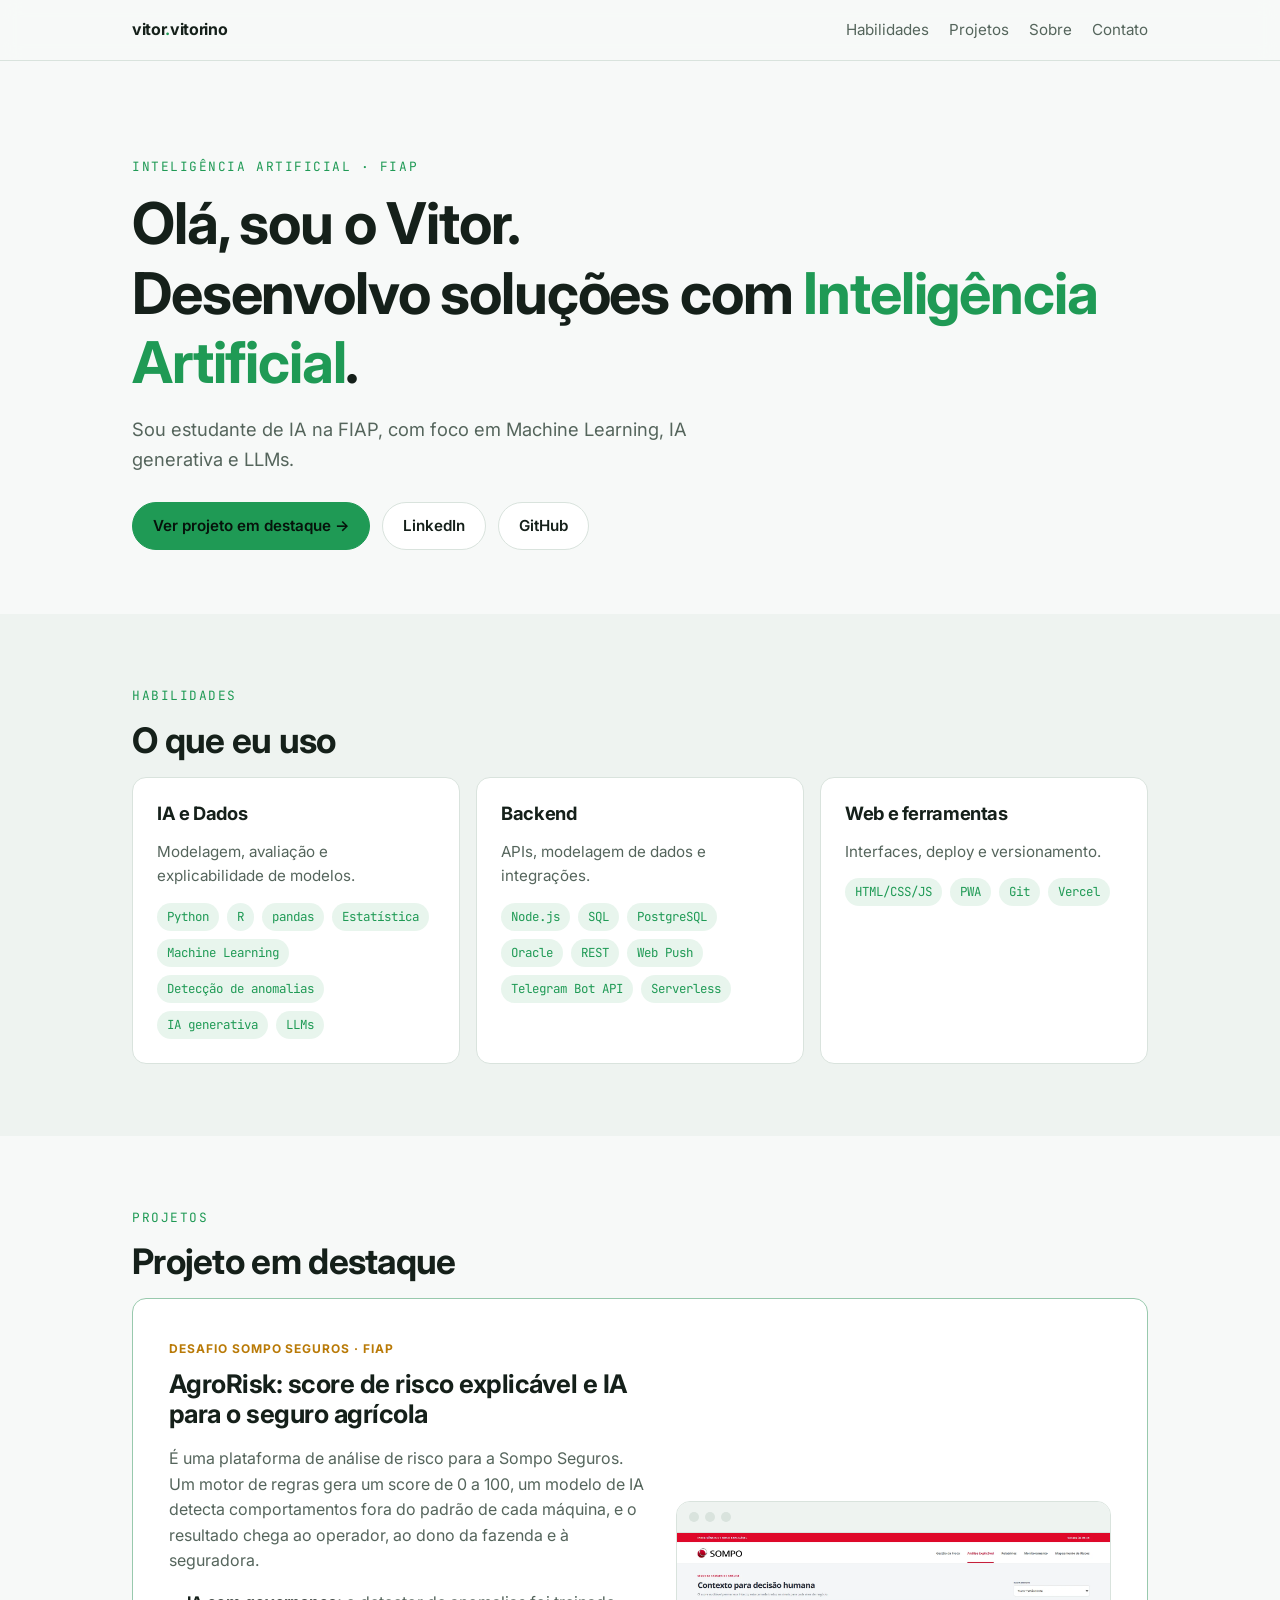
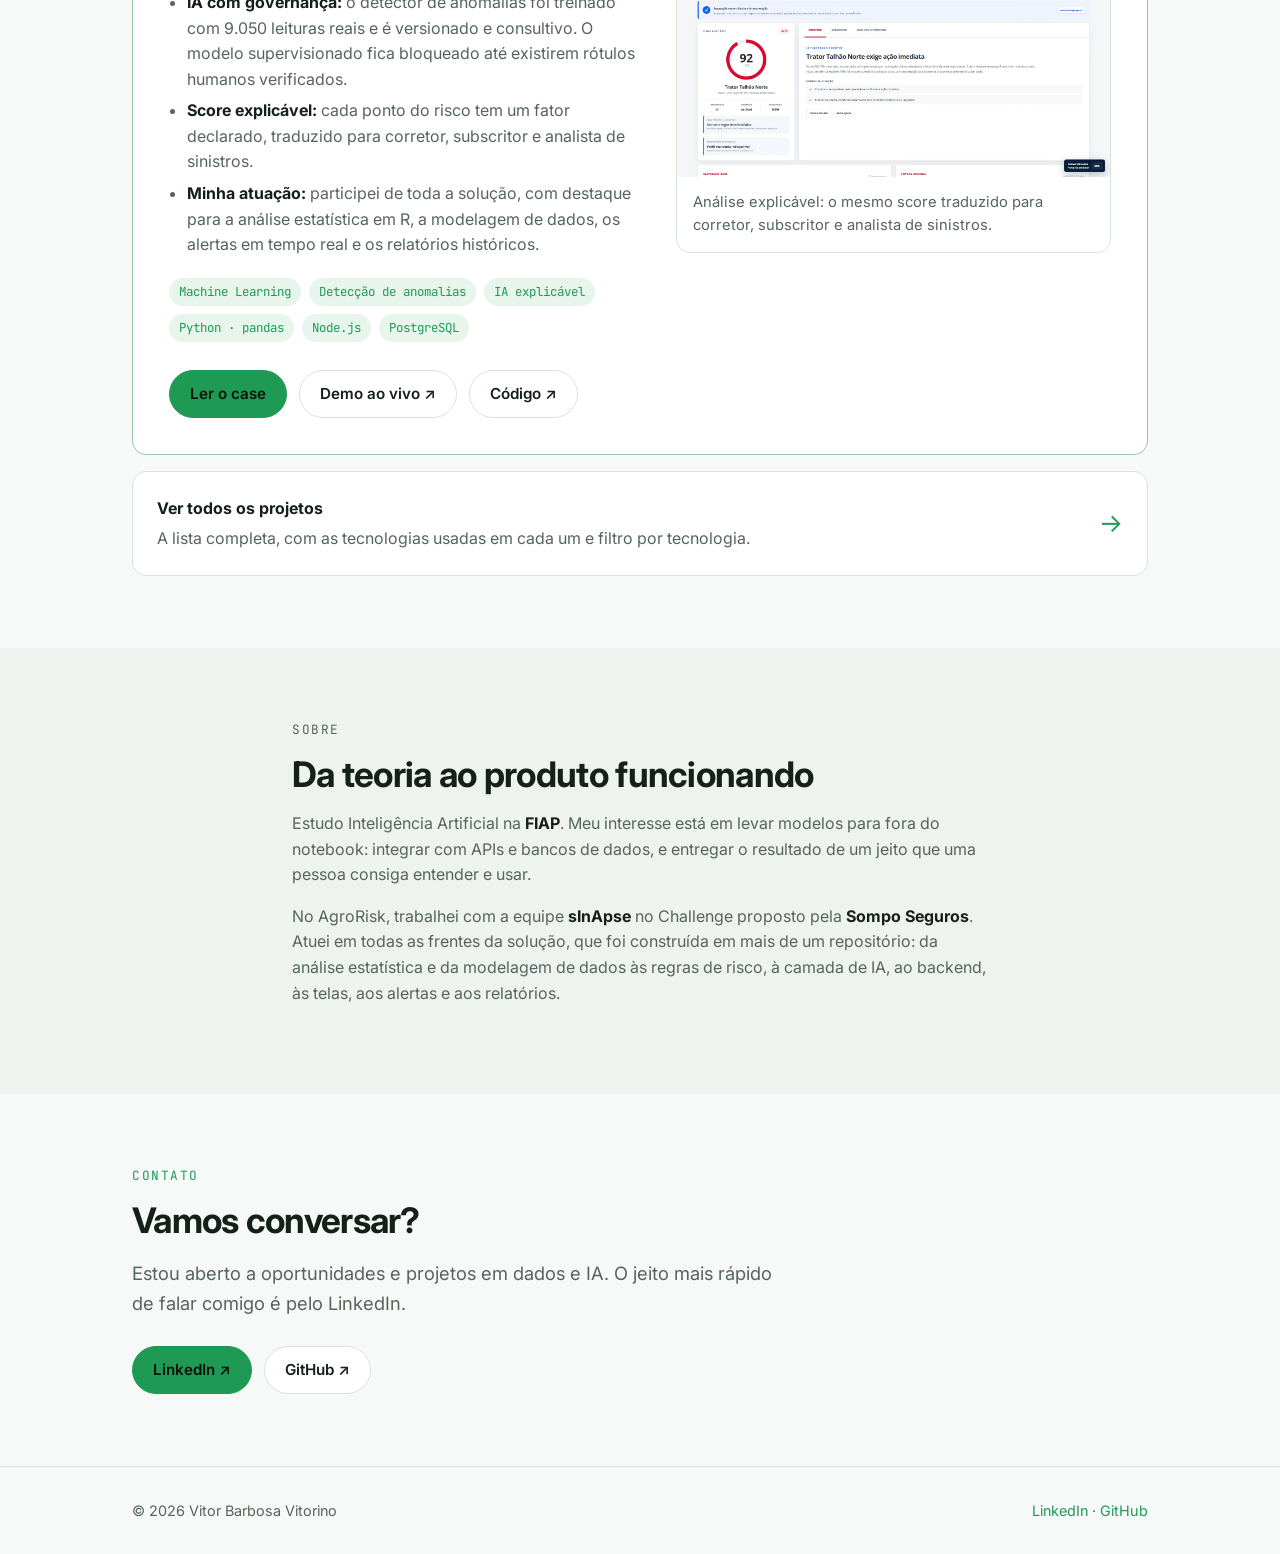
<file: index.html>
<!doctype html>
<html lang="pt-BR">
<head>
  <meta charset="utf-8">
  <meta name="viewport" content="width=device-width, initial-scale=1">
  <title>Vitor Vitorino | IA e Dados</title>
  <meta name="description" content="Portfólio de Vitor Barbosa Vitorino, estudante de Inteligência Artificial na FIAP, com foco em Machine Learning, IA generativa e LLMs.">
  <meta property="og:title" content="Vitor Vitorino | IA e Dados">
  <meta property="og:description" content="Projetos de Machine Learning, IA generativa e dados. Destaque: AgroRisk, monitoramento de risco operacional para a Sompo Seguros.">
  <meta property="og:type" content="website">
  <meta property="og:image" content="https://vitoriinoo.github.io/assets/img/og-agrorisk.jpg">
  <link rel="icon" href="data:image/svg+xml,%3Csvg xmlns='http://www.w3.org/2000/svg' viewBox='0 0 32 32'%3E%3Crect width='32' height='32' rx='8' fill='%235fd38d'/%3E%3Ctext x='16' y='22' font-family='Arial' font-weight='700' font-size='17' text-anchor='middle' fill='%2306130b'%3EVV%3C/text%3E%3C/svg%3E">
  <link rel="preconnect" href="https://fonts.googleapis.com">
  <link rel="preconnect" href="https://fonts.gstatic.com" crossorigin>
  <link href="https://fonts.googleapis.com/css2?family=Inter:wght@400;500;600;700&family=JetBrains+Mono:wght@400;600&display=swap" rel="stylesheet">
  <link rel="stylesheet" href="assets/style.css">
</head>
<body>
  <nav class="nav">
    <div class="container">
      <a class="brand" href="#">vitor<span>.</span>vitorino</a>
      <ul>
        <li><a href="#habilidades">Habilidades</a></li>
        <li><a href="projetos/">Projetos</a></li>
        <li class="hide-sm"><a href="#sobre">Sobre</a></li>
        <li><a href="#contato">Contato</a></li>
      </ul>
    </div>
  </nav>

  <main>
    <header class="hero">
      <div class="container">
        <p class="eyebrow">Inteligência Artificial · FIAP</p>
        <h1>Olá, sou o Vitor.<br>Desenvolvo soluções com <span class="hl">Inteligência Artificial</span>.</h1>
        <p class="lead">Sou estudante de IA na FIAP, com foco em Machine Learning, IA generativa e LLMs.</p>
        <div class="actions">
          <a class="btn primary" href="projetos/agrorisk.html">Ver projeto em destaque →</a>
          <a class="btn" href="https://www.linkedin.com/in/vitor-vitorino" target="_blank" rel="noopener">LinkedIn</a>
          <a class="btn" href="https://github.com/Vitoriinoo" target="_blank" rel="noopener">GitHub</a>
        </div>
      </div>
    </header>

    <section id="habilidades" style="background:var(--bg-soft)">
      <div class="container">
        <p class="eyebrow">Habilidades</p>
        <h2>O que eu uso</h2>
        <div class="grid cols-3">
          <div class="card skill-card">
            <h3>IA e Dados</h3>
            <p>Modelagem, avaliação e explicabilidade de modelos.</p>
            <ul class="tags"><li>Python</li><li>R</li><li>pandas</li><li>Estatística</li><li>Machine Learning</li><li>Detecção de anomalias</li><li>IA generativa</li><li>LLMs</li></ul>
          </div>
          <div class="card skill-card">
            <h3>Backend</h3>
            <p>APIs, modelagem de dados e integrações.</p>
            <ul class="tags"><li>Node.js</li><li>SQL</li><li>PostgreSQL</li><li>Oracle</li><li>REST</li><li>Web Push</li><li>Telegram Bot API</li><li>Serverless</li></ul>
          </div>
          <div class="card skill-card">
            <h3>Web e ferramentas</h3>
            <p>Interfaces, deploy e versionamento.</p>
            <ul class="tags"><li>HTML/CSS/JS</li><li>PWA</li><li>Git</li><li>Vercel</li></ul>
          </div>
        </div>
      </div>
    </section>

    <section id="projetos">
      <div class="container">
        <p class="eyebrow">Projetos</p>
        <h2>Projeto em destaque</h2>

        <article class="card featured">
          <div>
            <span class="badge">Desafio Sompo Seguros · FIAP</span>
            <h3 style="font-size:1.6rem">AgroRisk: score de risco explicável e IA para o seguro agrícola</h3>
            <p class="muted">É uma plataforma de análise de risco para a Sompo Seguros. Um motor de regras gera um score de 0 a 100, um modelo de IA detecta comportamentos fora do padrão de cada máquina, e o resultado chega ao operador, ao dono da fazenda e à seguradora.</p>
            <ul class="points">
              <li><strong>IA com governança:</strong> o detector de anomalias foi treinado com 9.050 leituras reais e é versionado e consultivo. O modelo supervisionado fica bloqueado até existirem rótulos humanos verificados.</li>
              <li><strong>Score explicável:</strong> cada ponto do risco tem um fator declarado, traduzido para corretor, subscritor e analista de sinistros.</li>
              <li><strong>Minha atuação:</strong> participei de toda a solução, com destaque para a análise estatística em R, a modelagem de dados, os alertas em tempo real e os relatórios históricos.</li>
            </ul>
            <ul class="tags">
              <li>Machine Learning</li><li>Detecção de anomalias</li><li>IA explicável</li><li>Python · pandas</li><li>Node.js</li><li>PostgreSQL</li>
            </ul>
            <div class="actions">
              <a class="btn primary" href="projetos/agrorisk.html">Ler o case</a>
              <a class="btn" href="https://agrorisk-sompo.vercel.app" target="_blank" rel="noopener">Demo ao vivo ↗</a>
              <a class="btn" href="https://github.com/Vitoriinoo/AgroRisk" target="_blank" rel="noopener">Código ↗</a>
            </div>
          </div>

          <figure class="shot">
            <div class="chrome" aria-hidden="true"><i></i><i></i><i></i></div>
            <a href="projetos/agrorisk.html"><img src="assets/img/agrorisk/analise.webp" width="1600" height="900" alt="Tela de análise explicável do AgroRisk: score 92 de 100, risco alto, com leitura para corretor, subscritor e analista de sinistros"></a>
            <figcaption>Análise explicável: o mesmo score traduzido para corretor, subscritor e analista de sinistros.</figcaption>
          </figure>
        </article>

        <a class="card all-projects" href="projetos/">
          <span>
            <strong>Ver todos os projetos</strong>
            <span class="muted">A lista completa, com as tecnologias usadas em cada um e filtro por tecnologia.</span>
          </span>
          <span class="arrow" aria-hidden="true">→</span>
        </a>
      </div>
    </section>

    <section id="sobre" style="background:var(--bg-soft)">
      <div class="container prose">
        <p class="eyebrow">Sobre</p>
        <h2>Da teoria ao produto funcionando</h2>
        <p>Estudo Inteligência Artificial na <strong>FIAP</strong>. Meu interesse está em levar modelos para fora do notebook: integrar com APIs e bancos de dados, e entregar o resultado de um jeito que uma pessoa consiga entender e usar.</p>
        <p>No AgroRisk, trabalhei com a equipe <strong>sInApse</strong> no Challenge proposto pela <strong>Sompo Seguros</strong>. Atuei em todas as frentes da solução, que foi construída em mais de um repositório: da análise estatística e da modelagem de dados às regras de risco, à camada de IA, ao backend, às telas, aos alertas e aos relatórios.</p>
      </div>
    </section>

    <section id="contato">
      <div class="container">
        <p class="eyebrow">Contato</p>
        <h2>Vamos conversar?</h2>
        <p class="lead">Estou aberto a oportunidades e projetos em dados e IA. O jeito mais rápido de falar comigo é pelo LinkedIn.</p>
        <div class="actions">
          <a class="btn primary" href="https://www.linkedin.com/in/vitor-vitorino" target="_blank" rel="noopener">LinkedIn ↗</a>
          <a class="btn" href="https://github.com/Vitoriinoo" target="_blank" rel="noopener">GitHub ↗</a>
        </div>
      </div>
    </section>
  </main>

  <footer>
    <div class="container">
      <span>© 2026 Vitor Barbosa Vitorino</span>
      <span><a href="https://www.linkedin.com/in/vitor-vitorino" target="_blank" rel="noopener">LinkedIn</a> · <a href="https://github.com/Vitoriinoo" target="_blank" rel="noopener">GitHub</a></span>
    </div>
  </footer>
</body>
</html>
</file>
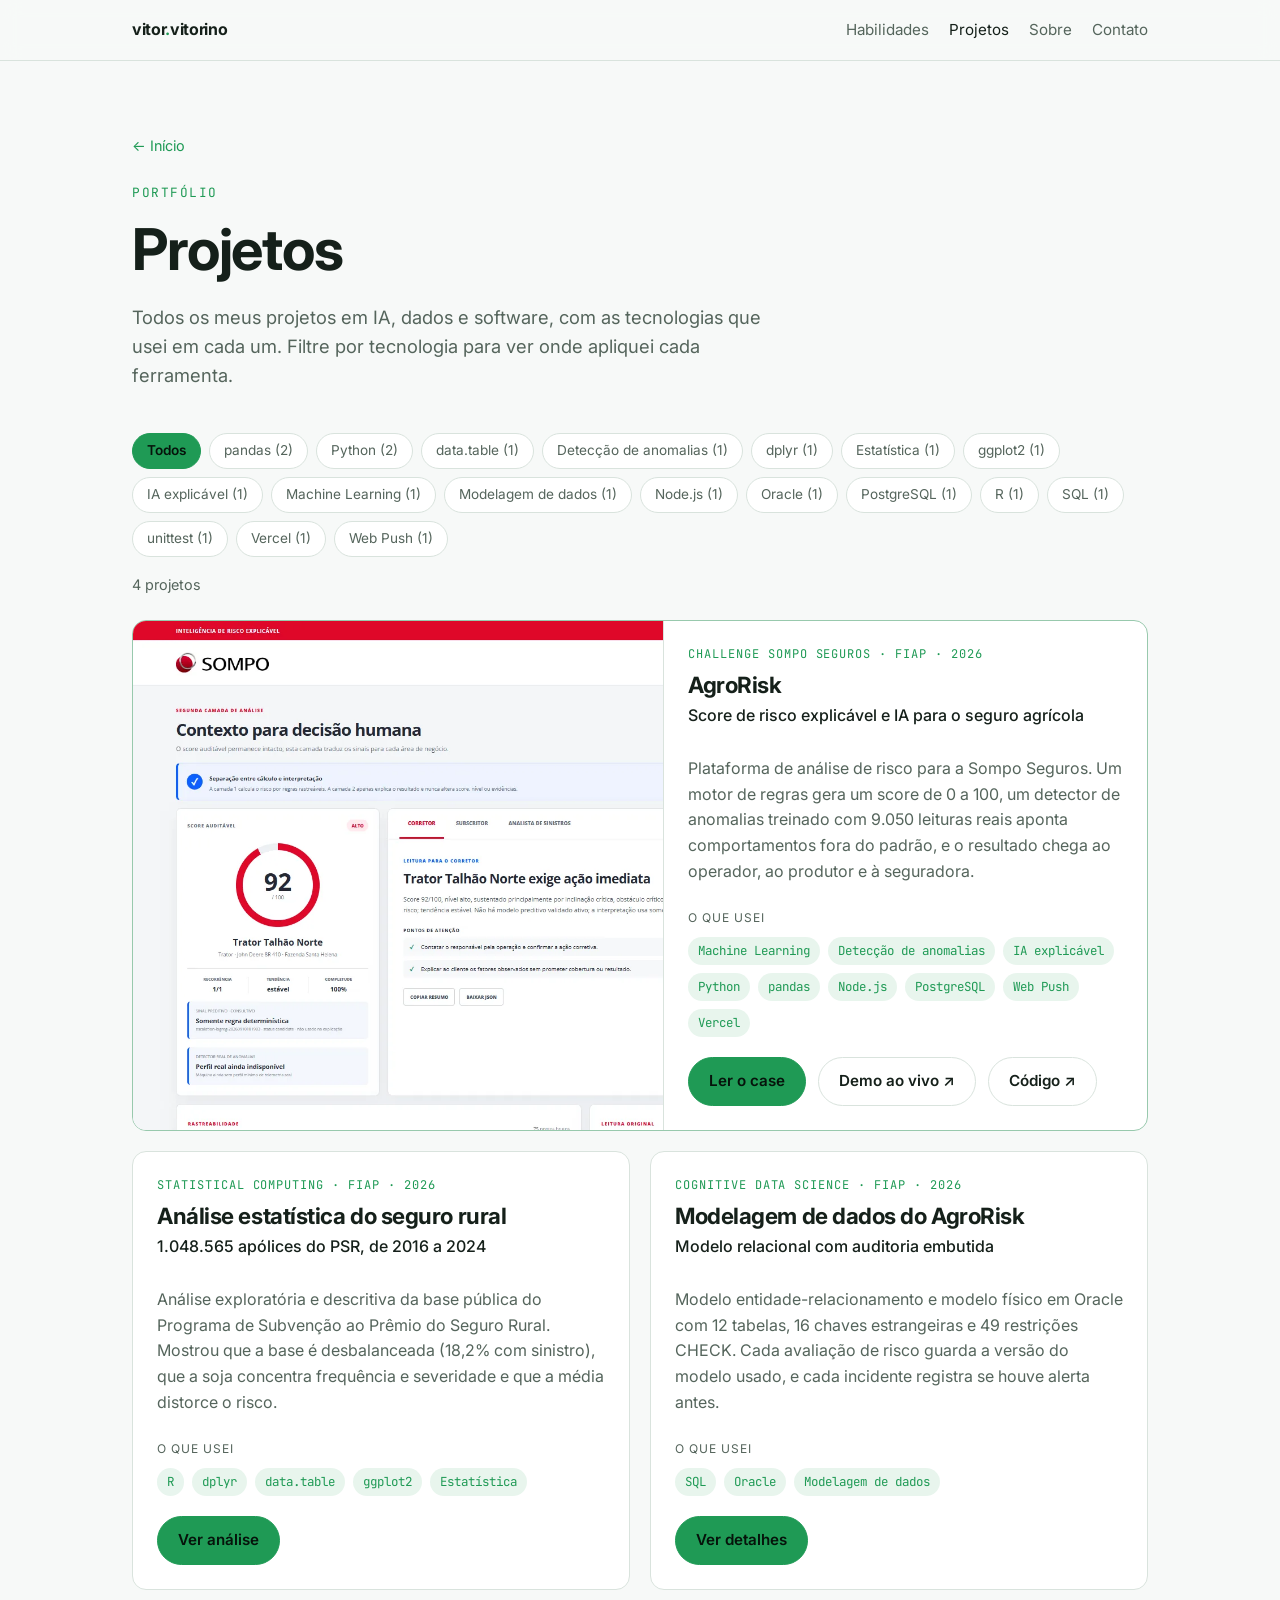
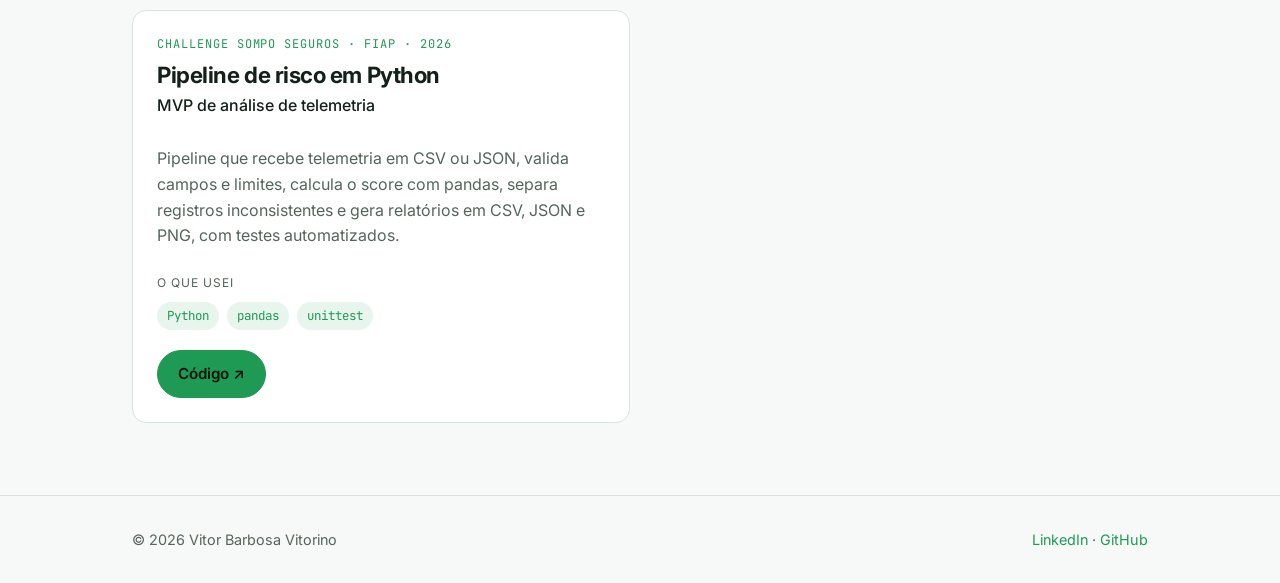
<file: projetos/index.html>
<!doctype html>
<html lang="pt-BR">
<head>
  <meta charset="utf-8">
  <meta name="viewport" content="width=device-width, initial-scale=1">
  <title>Projetos | Vitor Vitorino</title>
  <meta name="description" content="Todos os projetos de Vitor Barbosa Vitorino em IA, dados e software, com as tecnologias usadas em cada um.">
  <meta property="og:title" content="Projetos | Vitor Vitorino">
  <meta property="og:description" content="Projetos em IA, dados e software, com as tecnologias usadas em cada um.">
  <meta property="og:image" content="https://vitoriinoo.github.io/assets/img/og-agrorisk.jpg">
  <link rel="icon" href="data:image/svg+xml,%3Csvg xmlns='http://www.w3.org/2000/svg' viewBox='0 0 32 32'%3E%3Crect width='32' height='32' rx='8' fill='%235fd38d'/%3E%3Ctext x='16' y='22' font-family='Arial' font-weight='700' font-size='17' text-anchor='middle' fill='%2306130b'%3EVV%3C/text%3E%3C/svg%3E">
  <link rel="preconnect" href="https://fonts.googleapis.com">
  <link rel="preconnect" href="https://fonts.gstatic.com" crossorigin>
  <link href="https://fonts.googleapis.com/css2?family=Inter:wght@400;500;600;700&family=JetBrains+Mono:wght@400;600&display=swap" rel="stylesheet">
  <link rel="stylesheet" href="../assets/style.css">
</head>
<body>
  <nav class="nav">
    <div class="container">
      <a class="brand" href="../index.html">vitor<span>.</span>vitorino</a>
      <ul>
        <li><a href="../index.html#habilidades">Habilidades</a></li>
        <li><a href="./" aria-current="page" style="color:var(--text)">Projetos</a></li>
        <li class="hide-sm"><a href="../index.html#sobre">Sobre</a></li>
        <li><a href="../index.html#contato">Contato</a></li>
      </ul>
    </div>
  </nav>

  <main>
    <header class="case-hero" style="padding-bottom:24px">
      <div class="container">
        <a class="back" href="../index.html">← Início</a>
        <p class="eyebrow" style="margin-top:24px">Portfólio</p>
        <h1>Projetos</h1>
        <p class="lead">Todos os meus projetos em IA, dados e software, com as tecnologias que usei em cada um. Filtre por tecnologia para ver onde apliquei cada ferramenta.</p>
      </div>
    </header>

    <section style="padding-top:0">
      <div class="container">
        <div class="filters" id="filtros" role="group" aria-label="Filtrar projetos por tecnologia"></div>
        <p class="muted" id="contador" aria-live="polite" style="font-size:0.9rem;margin:16px 0 24px"></p>
        <div class="project-list" id="lista-projetos"></div>
        <noscript><p class="muted">Ative o JavaScript para ver a lista de projetos, ou acesse o <a href="agrorisk.html">case do AgroRisk</a>.</p></noscript>
      </div>
    </section>
  </main>

  <footer>
    <div class="container">
      <span>© 2026 Vitor Barbosa Vitorino</span>
      <span><a href="https://www.linkedin.com/in/vitor-vitorino" target="_blank" rel="noopener">LinkedIn</a> · <a href="https://github.com/Vitoriinoo" target="_blank" rel="noopener">GitHub</a></span>
    </div>
  </footer>
  <script src="../assets/projetos.js"></script>
</body>
</html>
</file>
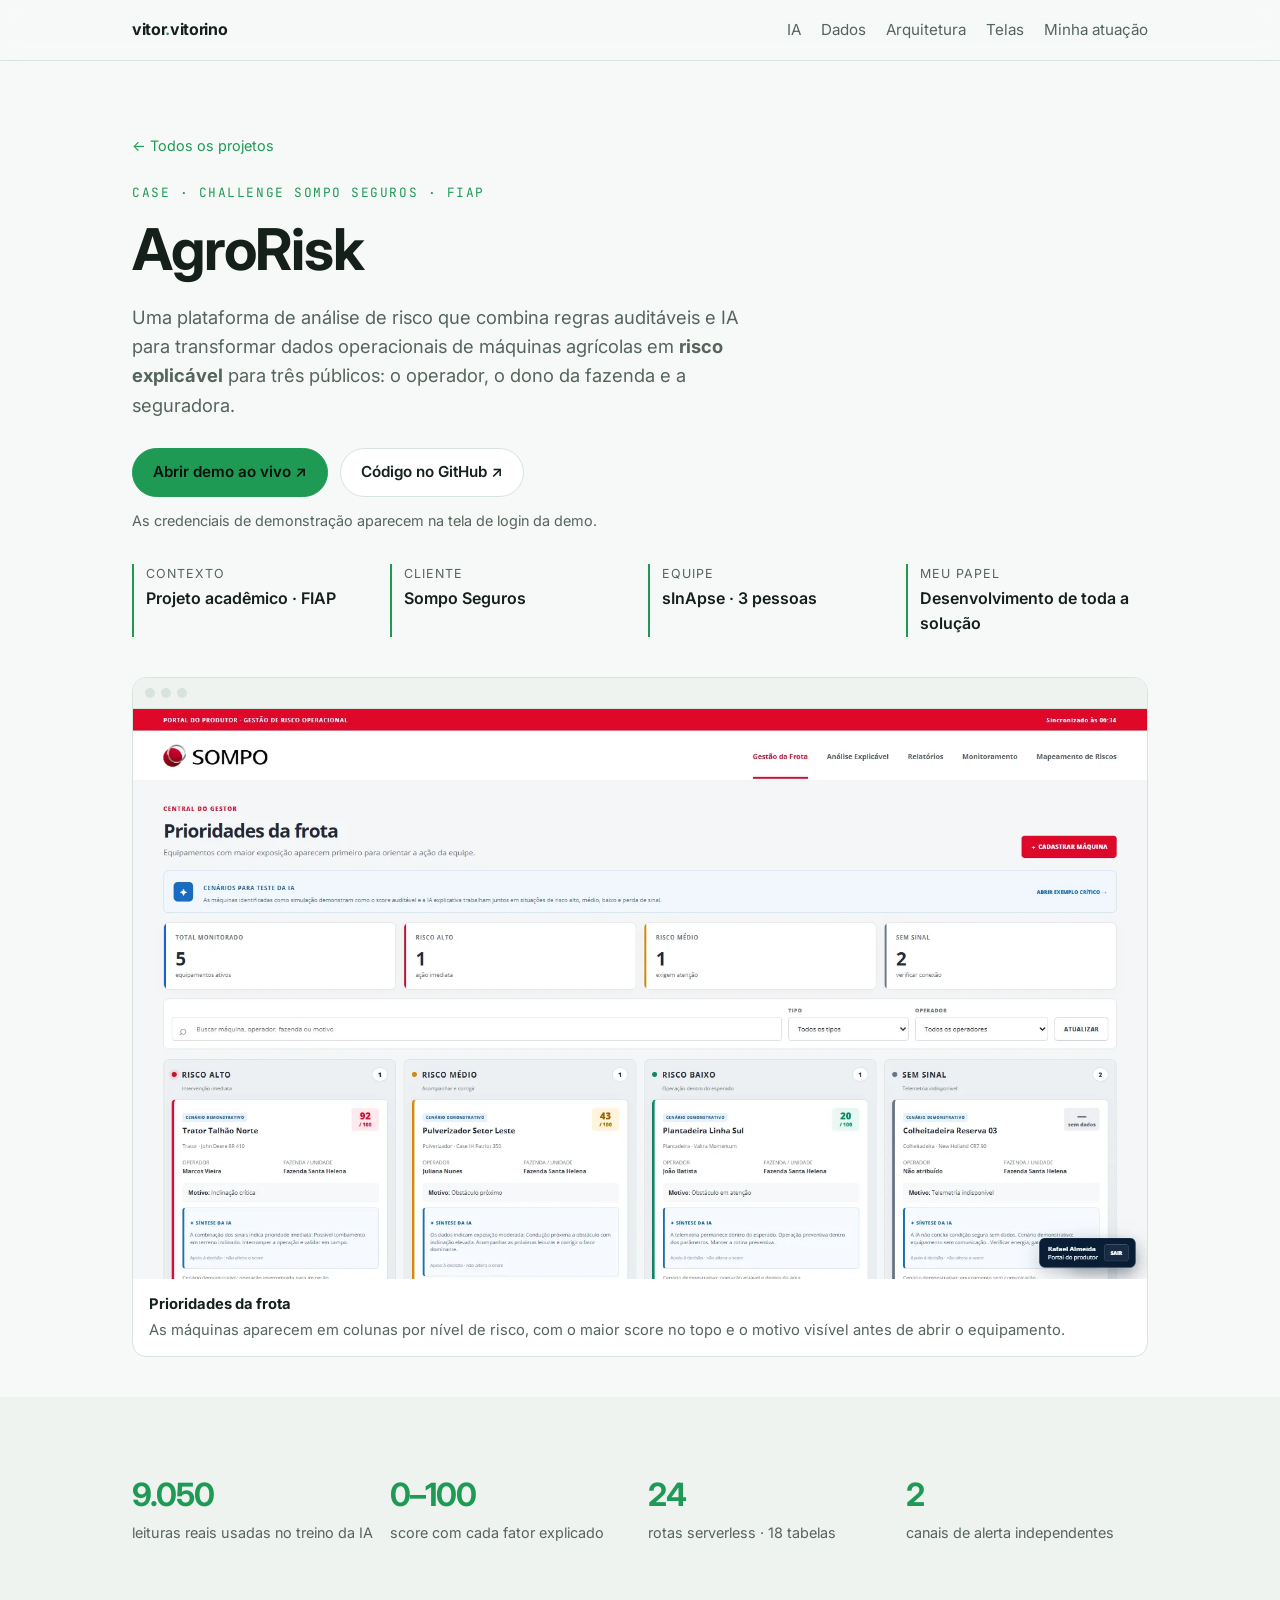
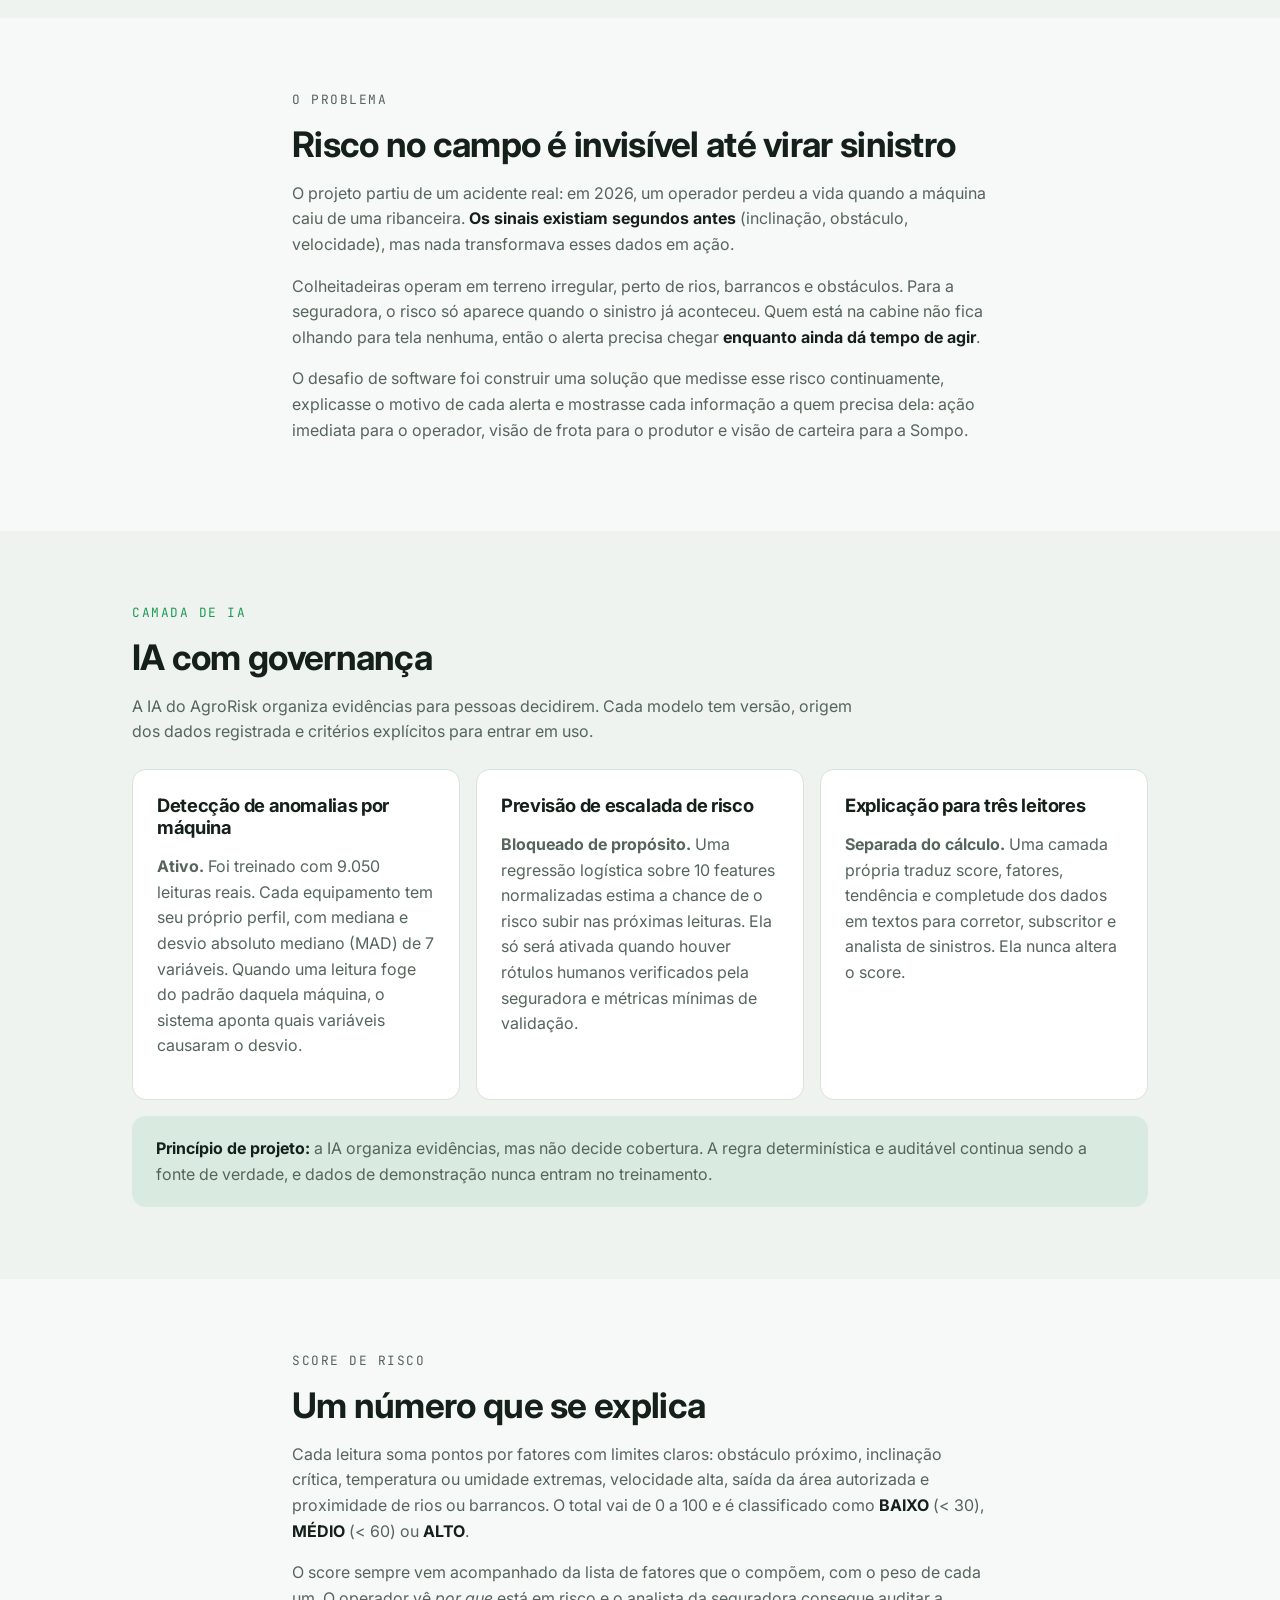
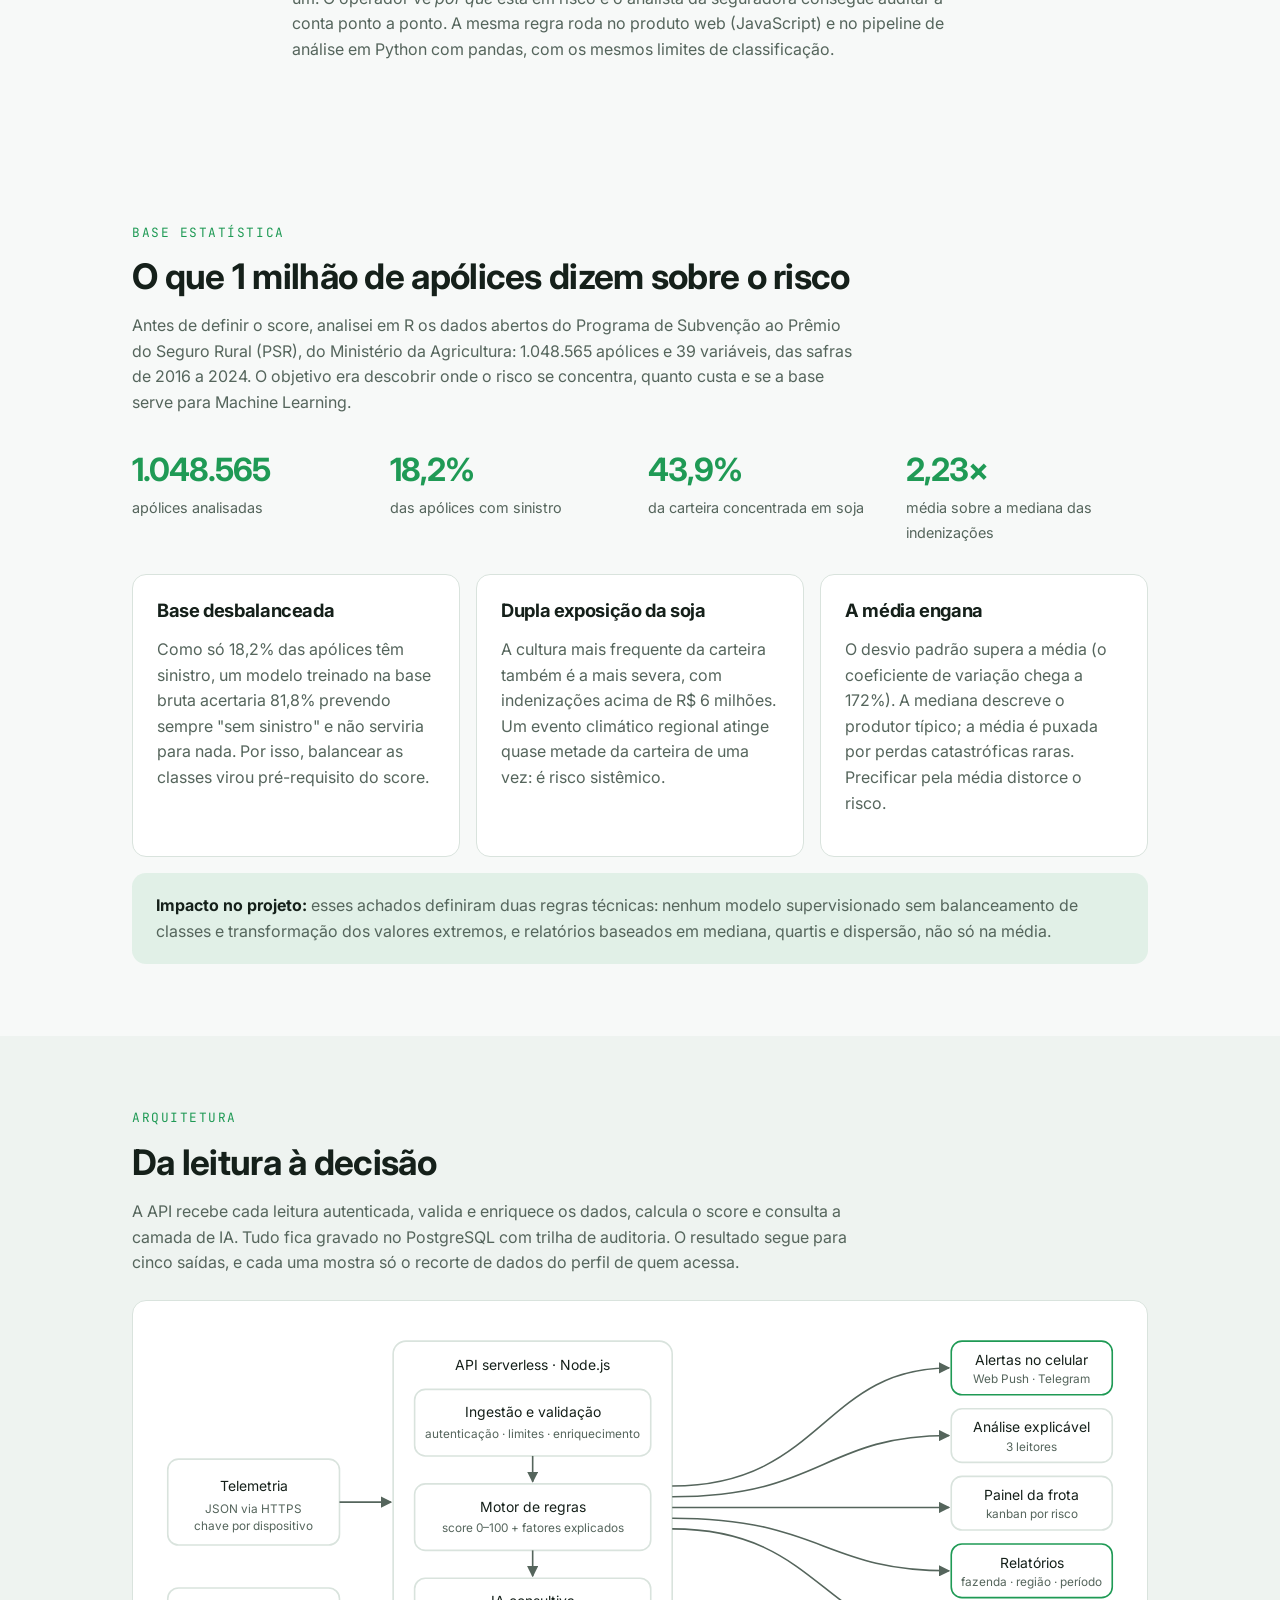
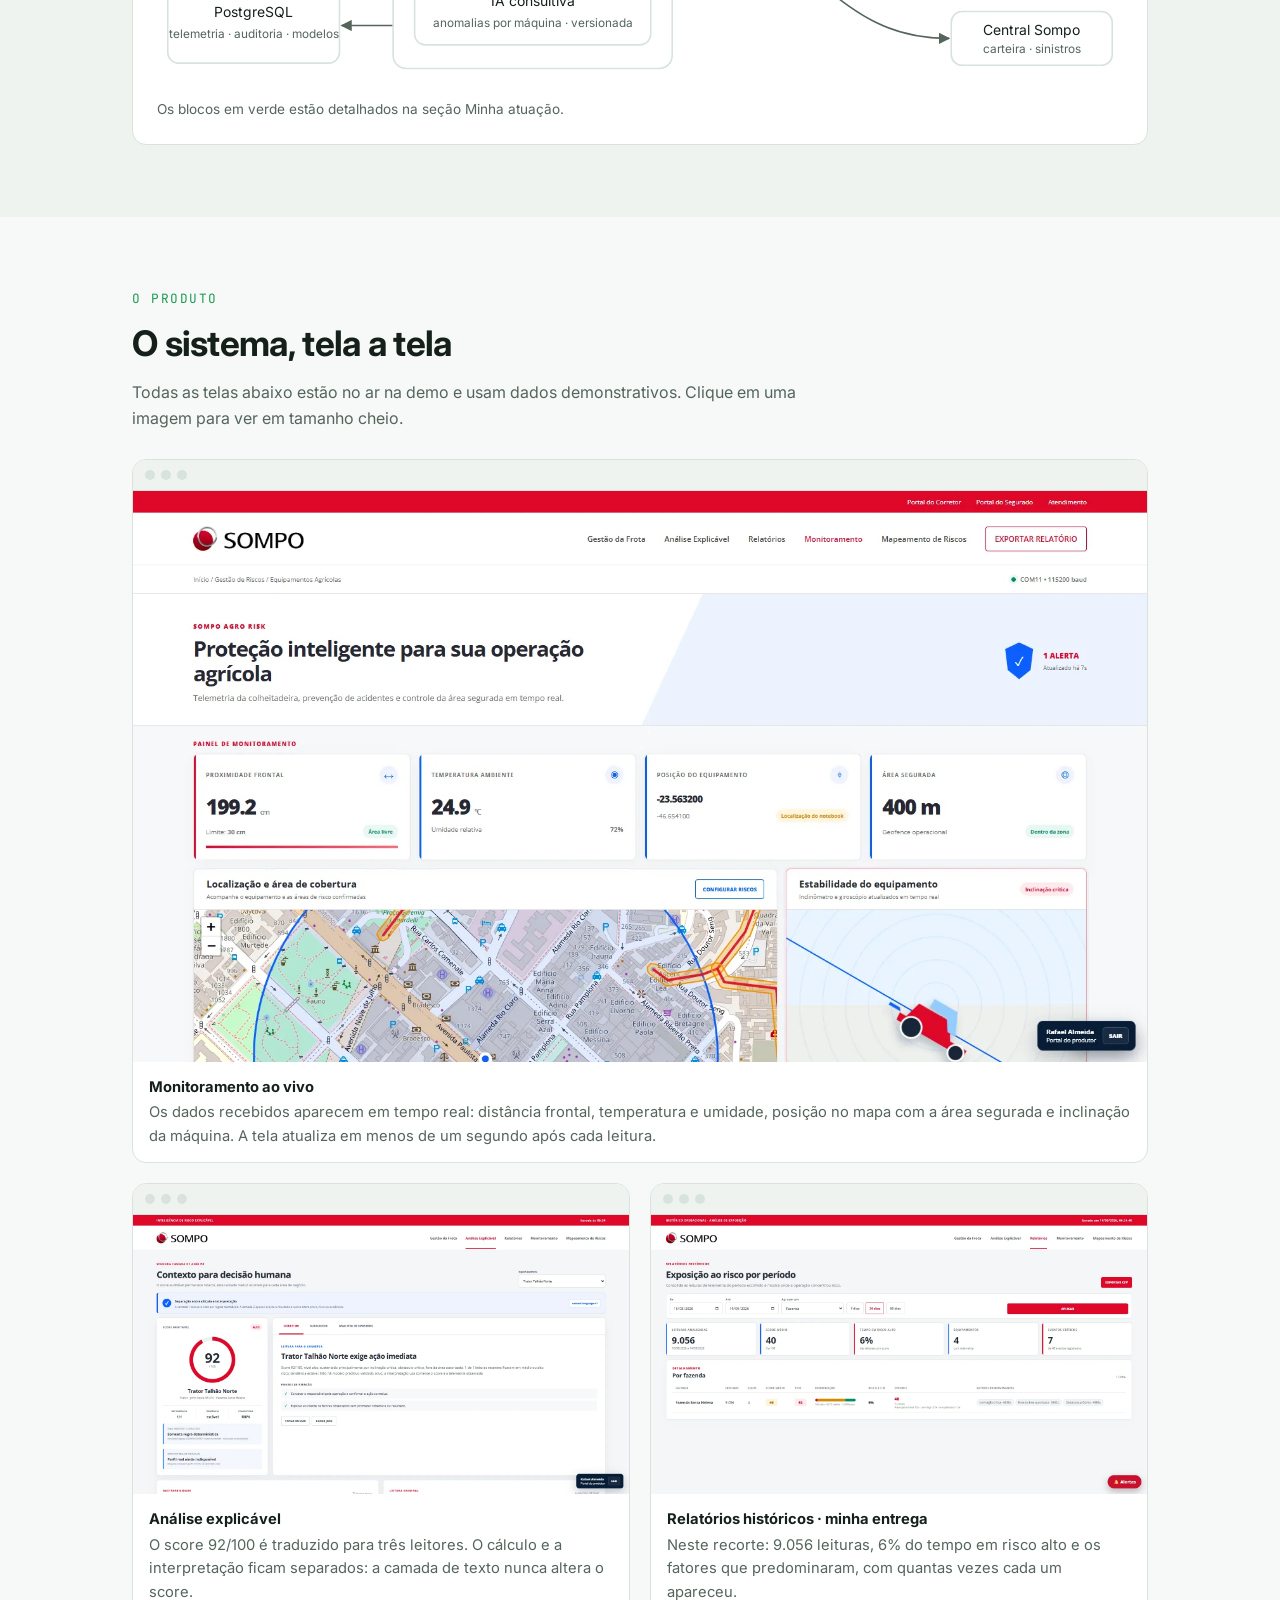
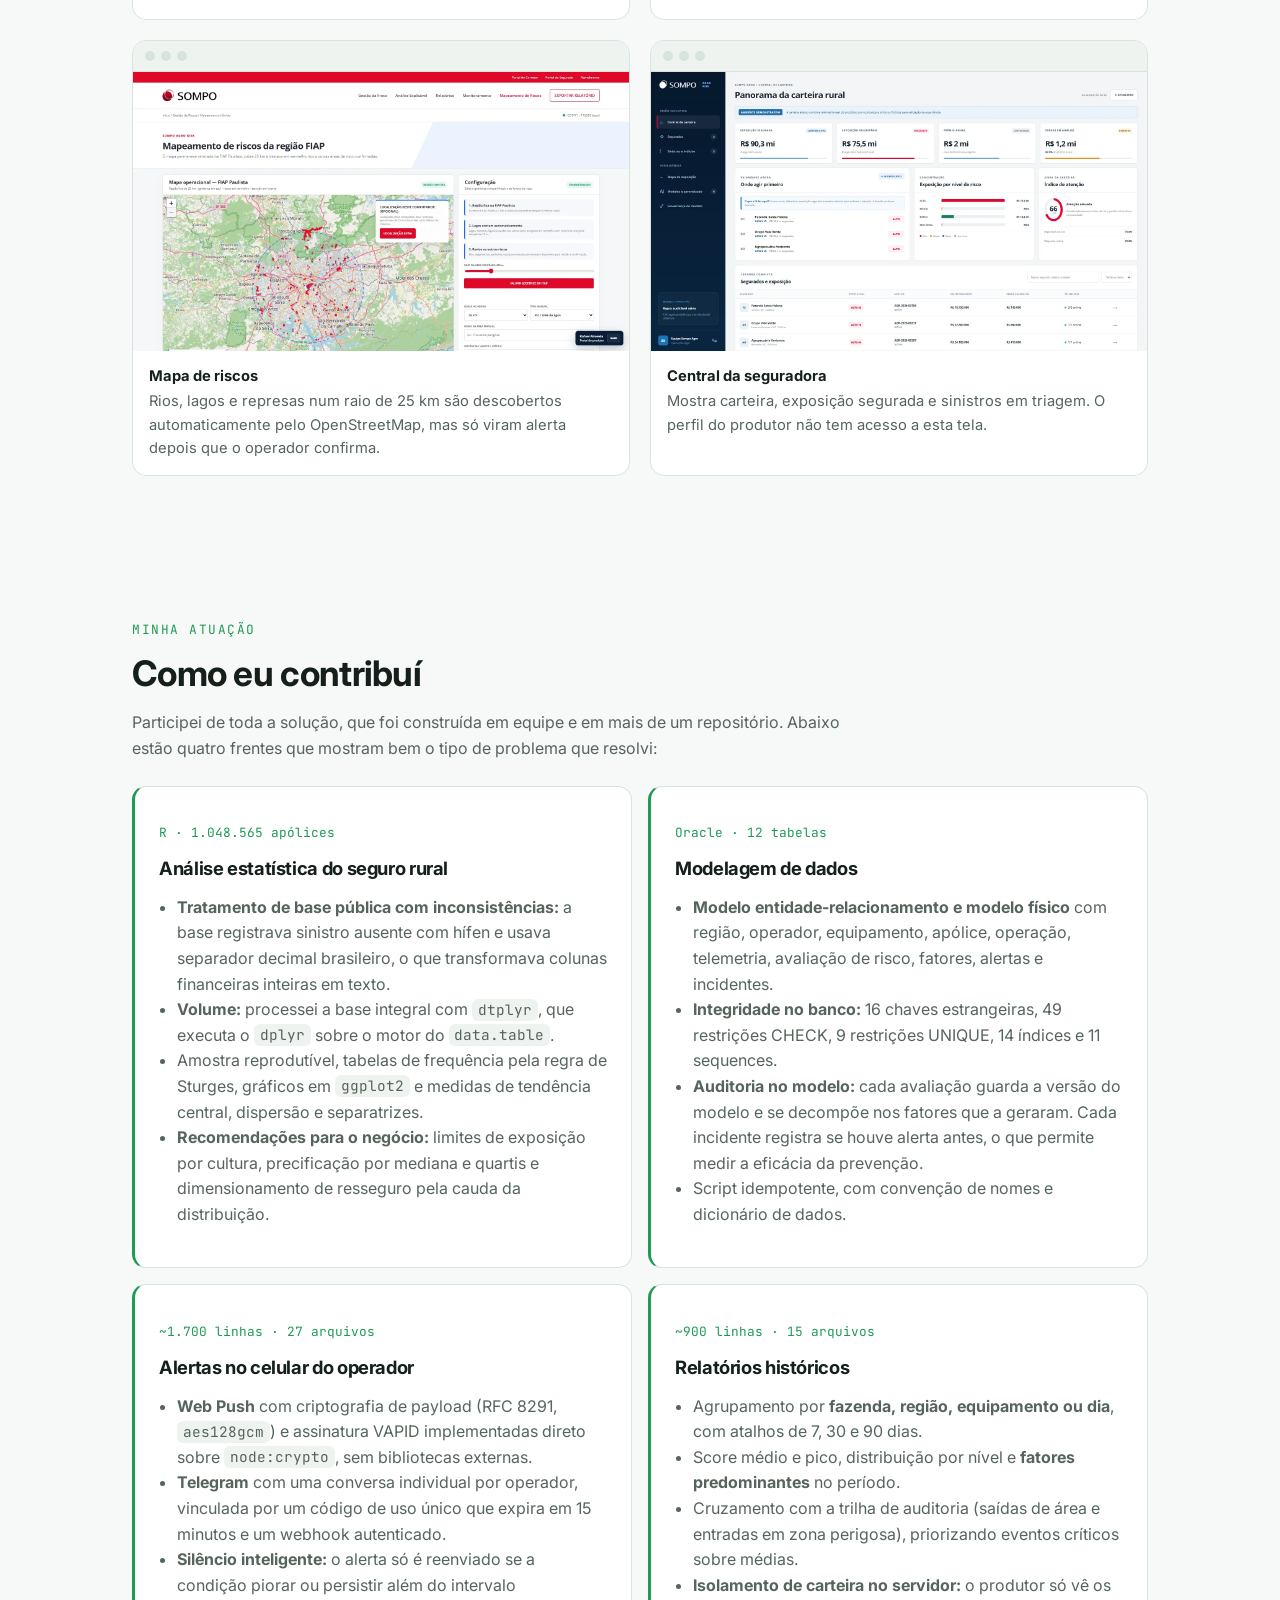
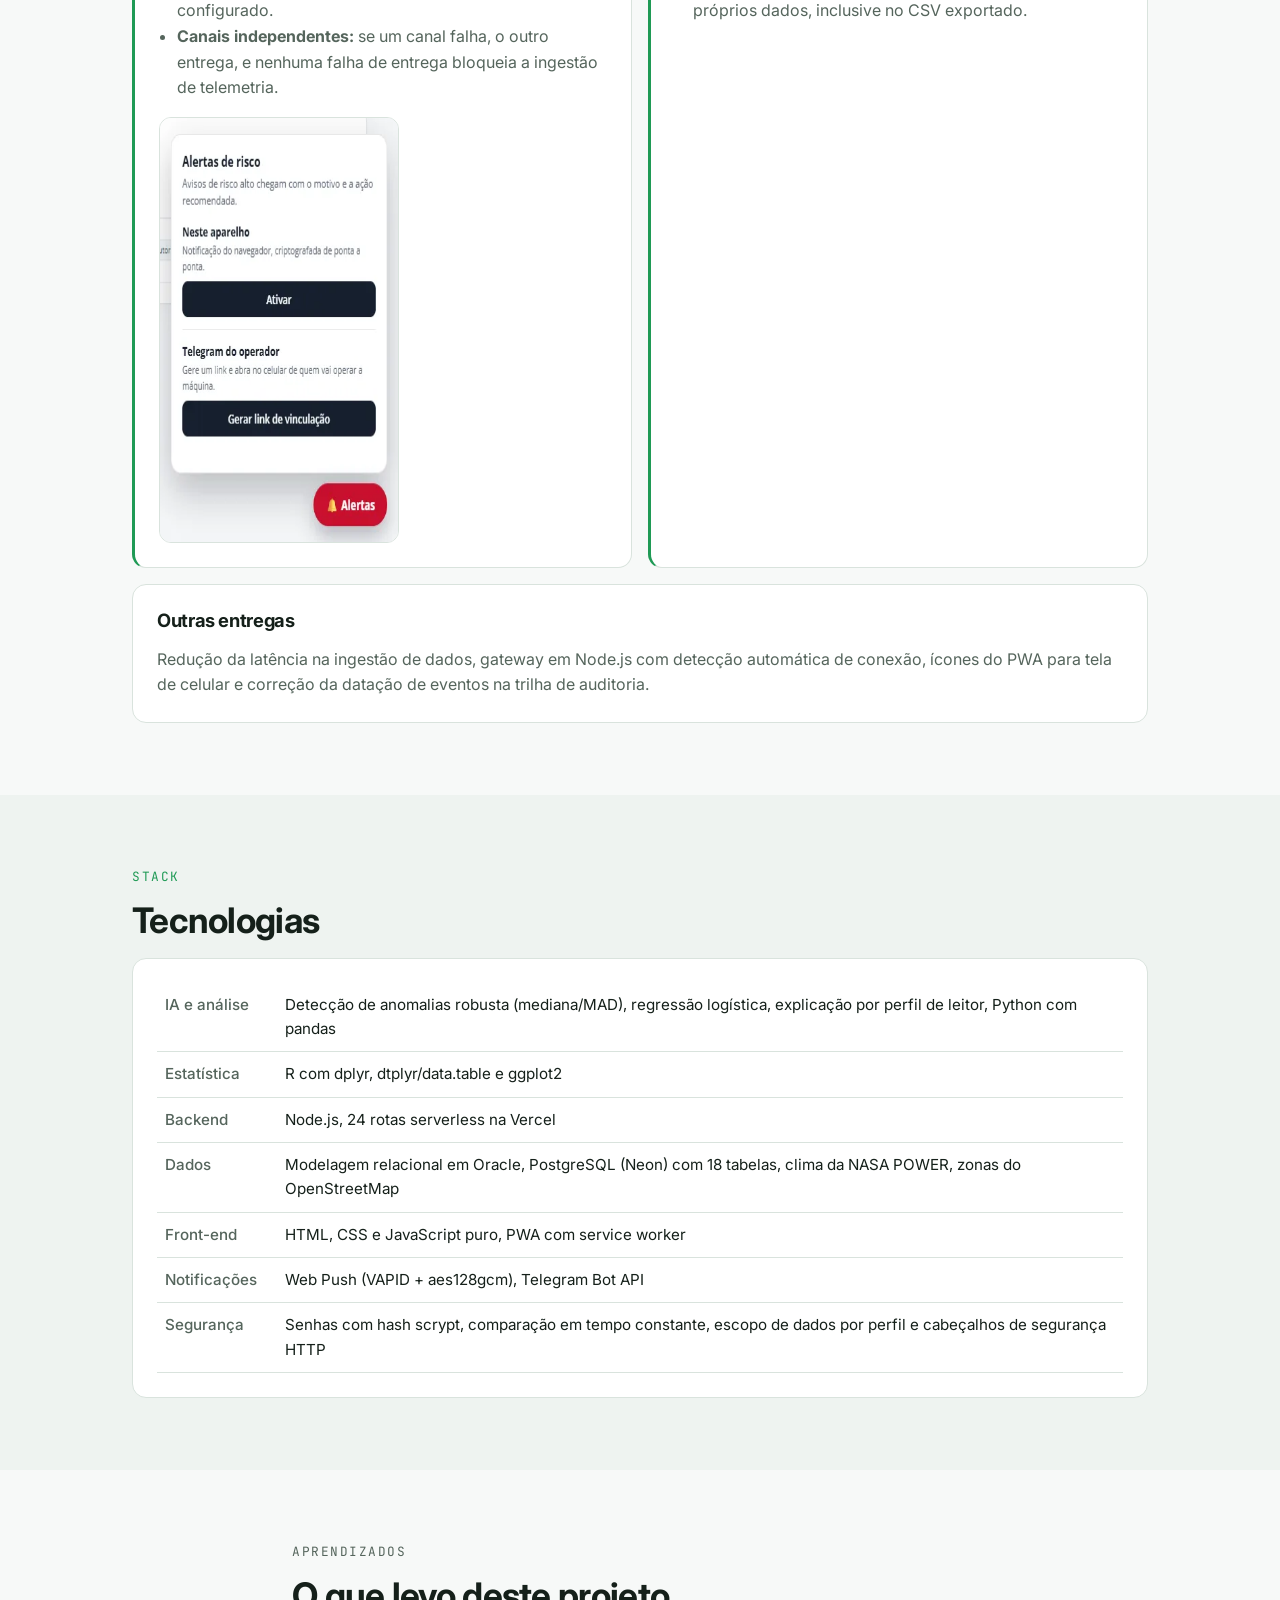
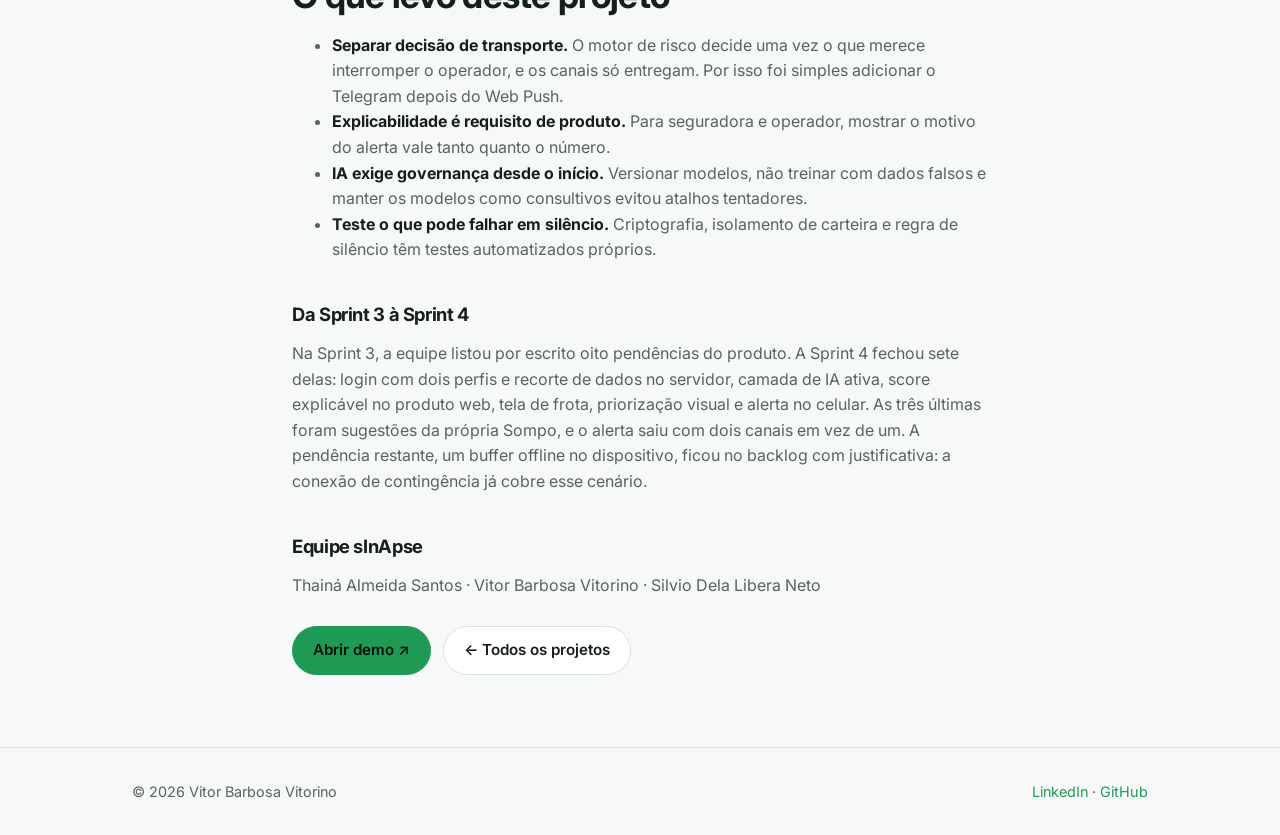
<file: projetos/agrorisk.html>
<!doctype html>
<html lang="pt-BR">
<head>
  <meta charset="utf-8">
  <meta name="viewport" content="width=device-width, initial-scale=1">
  <title>AgroRisk | Vitor Vitorino</title>
  <meta name="description" content="Case do AgroRisk: plataforma IoT com score de risco explicável, IA governada e alertas no celular, desenvolvida para o desafio da Sompo Seguros na FIAP.">
  <meta property="og:title" content="AgroRisk | Vitor Vitorino">
  <meta property="og:description" content="Score de risco explicável, IA com governança e alertas em tempo real para o seguro agrícola.">
  <meta property="og:image" content="https://vitoriinoo.github.io/assets/img/og-agrorisk.jpg">
  <link rel="icon" href="data:image/svg+xml,%3Csvg xmlns='http://www.w3.org/2000/svg' viewBox='0 0 32 32'%3E%3Crect width='32' height='32' rx='8' fill='%235fd38d'/%3E%3Ctext x='16' y='22' font-family='Arial' font-weight='700' font-size='17' text-anchor='middle' fill='%2306130b'%3EVV%3C/text%3E%3C/svg%3E">
  <link rel="preconnect" href="https://fonts.googleapis.com">
  <link rel="preconnect" href="https://fonts.gstatic.com" crossorigin>
  <link href="https://fonts.googleapis.com/css2?family=Inter:wght@400;500;600;700&family=JetBrains+Mono:wght@400;600&display=swap" rel="stylesheet">
  <link rel="stylesheet" href="../assets/style.css">
</head>
<body>
  <nav class="nav">
    <div class="container">
      <a class="brand" href="../index.html">vitor<span>.</span>vitorino</a>
      <ul>
        <li><a href="#ia">IA</a></li>
        <li class="hide-sm"><a href="#dados">Dados</a></li>
        <li class="hide-sm"><a href="#arquitetura">Arquitetura</a></li>
        <li class="hide-sm"><a href="#telas">Telas</a></li>
        <li><a href="#contribuicao">Minha atuação</a></li>
      </ul>
    </div>
  </nav>

  <main>
    <header class="case-hero">
      <div class="container">
        <a class="back" href="./">← Todos os projetos</a>
        <p class="eyebrow" style="margin-top:24px">Case · Challenge Sompo Seguros · FIAP</p>
        <h1>AgroRisk</h1>
        <p class="lead">Uma plataforma de análise de risco que combina regras auditáveis e IA para transformar dados operacionais de máquinas agrícolas em <strong>risco explicável</strong> para três públicos: o operador, o dono da fazenda e a seguradora.</p>
        <div class="actions">
          <a class="btn primary" href="https://agrorisk-sompo.vercel.app" target="_blank" rel="noopener">Abrir demo ao vivo ↗</a>
          <a class="btn" href="https://github.com/Vitoriinoo/AgroRisk" target="_blank" rel="noopener">Código no GitHub ↗</a>
        </div>
        <p class="muted" style="font-size:0.9rem;margin-top:12px">As credenciais de demonstração aparecem na tela de login da demo.</p>

        <dl class="case-meta">
          <div><dt>Contexto</dt><dd>Projeto acadêmico · FIAP</dd></div>
          <div><dt>Cliente</dt><dd>Sompo Seguros</dd></div>
          <div><dt>Equipe</dt><dd>sInApse · 3 pessoas</dd></div>
          <div><dt>Meu papel</dt><dd>Desenvolvimento de toda a solução</dd></div>
        </dl>

        <figure class="shot" style="margin-top:40px">
            <div class="chrome" aria-hidden="true"><i></i><i></i><i></i></div>
            <a href="../assets/img/agrorisk/frota.webp" target="_blank" rel="noopener"><img src="../assets/img/agrorisk/frota.webp" width="1600" height="900" alt="Central do gestor do AgroRisk: frota organizada em colunas de risco alto, médio, baixo e sem sinal, com o maior score no topo"></a>
            <figcaption><strong>Prioridades da frota</strong>As máquinas aparecem em colunas por nível de risco, com o maior score no topo e o motivo visível antes de abrir o equipamento.</figcaption>
          </figure>
      </div>
    </header>

    <section style="background:var(--bg-soft)">
      <div class="container">
        <div class="stats">
          <div class="stat"><b>9.050</b><span>leituras reais usadas no treino da IA</span></div>
          <div class="stat"><b>0–100</b><span>score com cada fator explicado</span></div>
          <div class="stat"><b>24</b><span>rotas serverless · 18 tabelas</span></div>
          <div class="stat"><b>2</b><span>canais de alerta independentes</span></div>
        </div>
      </div>
    </section>

    <section>
      <div class="container prose">
        <p class="eyebrow">O problema</p>
        <h2>Risco no campo é invisível até virar sinistro</h2>
        <p>O projeto partiu de um acidente real: em 2026, um operador perdeu a vida quando a máquina caiu de uma ribanceira. <strong>Os sinais existiam segundos antes</strong> (inclinação, obstáculo, velocidade), mas nada transformava esses dados em ação.</p>
        <p>Colheitadeiras operam em terreno irregular, perto de rios, barrancos e obstáculos. Para a seguradora, o risco só aparece quando o sinistro já aconteceu. Quem está na cabine não fica olhando para tela nenhuma, então o alerta precisa chegar <strong>enquanto ainda dá tempo de agir</strong>.</p>
        <p>O desafio de software foi construir uma solução que medisse esse risco continuamente, explicasse o motivo de cada alerta e mostrasse cada informação a quem precisa dela: ação imediata para o operador, visão de frota para o produtor e visão de carteira para a Sompo.</p>
      </div>
    </section>

    <section id="ia" style="background:var(--bg-soft)">
      <div class="container">
        <p class="eyebrow">Camada de IA</p>
        <h2>IA com governança</h2>
        <p class="muted" style="max-width:720px">A IA do AgroRisk organiza evidências para pessoas decidirem. Cada modelo tem versão, origem dos dados registrada e critérios explícitos para entrar em uso.</p>
        <div class="grid cols-3" style="margin-top:24px">
          <div class="card">
            <h3>Detecção de anomalias por máquina</h3>
            <p class="muted"><strong>Ativo.</strong> Foi treinado com 9.050 leituras reais. Cada equipamento tem seu próprio perfil, com mediana e desvio absoluto mediano (MAD) de 7 variáveis. Quando uma leitura foge do padrão daquela máquina, o sistema aponta quais variáveis causaram o desvio.</p>
          </div>
          <div class="card">
            <h3>Previsão de escalada de risco</h3>
            <p class="muted"><strong>Bloqueado de propósito.</strong> Uma regressão logística sobre 10 features normalizadas estima a chance de o risco subir nas próximas leituras. Ela só será ativada quando houver rótulos humanos verificados pela seguradora e métricas mínimas de validação.</p>
          </div>
          <div class="card">
            <h3>Explicação para três leitores</h3>
            <p class="muted"><strong>Separada do cálculo.</strong> Uma camada própria traduz score, fatores, tendência e completude dos dados em textos para corretor, subscritor e analista de sinistros. Ela nunca altera o score.</p>
          </div>
        </div>
        <div class="callout" style="margin-top:16px">
          <strong>Princípio de projeto:</strong> <span class="muted">a IA organiza evidências, mas não decide cobertura. A regra determinística e auditável continua sendo a fonte de verdade, e dados de demonstração nunca entram no treinamento.</span>
        </div>
      </div>
    </section>

    <section>
      <div class="container prose">
        <p class="eyebrow">Score de risco</p>
        <h2>Um número que se explica</h2>
        <p>Cada leitura soma pontos por fatores com limites claros: obstáculo próximo, inclinação crítica, temperatura ou umidade extremas, velocidade alta, saída da área autorizada e proximidade de rios ou barrancos. O total vai de 0 a 100 e é classificado como <strong>BAIXO</strong> (&lt; 30), <strong>MÉDIO</strong> (&lt; 60) ou <strong>ALTO</strong>.</p>
        <p>O score sempre vem acompanhado da lista de fatores que o compõem, com o peso de cada um. O operador vê <em>por que</em> está em risco e o analista da seguradora consegue auditar a conta ponto a ponto. A mesma regra roda no produto web (JavaScript) e no pipeline de análise em Python com pandas, com os mesmos limites de classificação.</p>
      </div>
    </section>

    <section id="dados">
      <div class="container">
        <p class="eyebrow">Base estatística</p>
        <h2>O que 1 milhão de apólices dizem sobre o risco</h2>
        <p class="muted" style="max-width:720px">Antes de definir o score, analisei em R os dados abertos do Programa de Subvenção ao Prêmio do Seguro Rural (PSR), do Ministério da Agricultura: 1.048.565 apólices e 39 variáveis, das safras de 2016 a 2024. O objetivo era descobrir onde o risco se concentra, quanto custa e se a base serve para Machine Learning.</p>
        <div class="stats" style="margin-top:28px">
          <div class="stat"><b>1.048.565</b><span>apólices analisadas</span></div>
          <div class="stat"><b>18,2%</b><span>das apólices com sinistro</span></div>
          <div class="stat"><b>43,9%</b><span>da carteira concentrada em soja</span></div>
          <div class="stat"><b>2,23×</b><span>média sobre a mediana das indenizações</span></div>
        </div>
        <div class="grid cols-3" style="margin-top:28px">
          <div class="card">
            <h3>Base desbalanceada</h3>
            <p class="muted">Como só 18,2% das apólices têm sinistro, um modelo treinado na base bruta acertaria 81,8% prevendo sempre "sem sinistro" e não serviria para nada. Por isso, balancear as classes virou pré-requisito do score.</p>
          </div>
          <div class="card">
            <h3>Dupla exposição da soja</h3>
            <p class="muted">A cultura mais frequente da carteira também é a mais severa, com indenizações acima de R$ 6 milhões. Um evento climático regional atinge quase metade da carteira de uma vez: é risco sistêmico.</p>
          </div>
          <div class="card">
            <h3>A média engana</h3>
            <p class="muted">O desvio padrão supera a média (o coeficiente de variação chega a 172%). A mediana descreve o produtor típico; a média é puxada por perdas catastróficas raras. Precificar pela média distorce o risco.</p>
          </div>
        </div>
        <div class="callout" style="margin-top:16px">
          <strong>Impacto no projeto:</strong> <span class="muted">esses achados definiram duas regras técnicas: nenhum modelo supervisionado sem balanceamento de classes e transformação dos valores extremos, e relatórios baseados em mediana, quartis e dispersão, não só na média.</span>
        </div>
      </div>
    </section>

    <section id="arquitetura" style="background:var(--bg-soft)">
      <div class="container">
        <p class="eyebrow">Arquitetura</p>
        <h2>Da leitura à decisão</h2>
        <p class="muted" style="max-width:720px">A API recebe cada leitura autenticada, valida e enriquece os dados, calcula o score e consulta a camada de IA. Tudo fica gravado no PostgreSQL com trilha de auditoria. O resultado segue para cinco saídas, e cada uma mostra só o recorte de dados do perfil de quem acessa.</p>

        <div class="card diagram" style="margin-top:24px">
          <svg viewBox="0 0 900 330" role="img" aria-label="Diagrama de arquitetura de software do AgroRisk">
            <defs>
              <marker id="arrow" viewBox="0 0 10 10" refX="9" refY="5" markerWidth="7" markerHeight="7" orient="auto-start-reverse"><path d="M0,0 L10,5 L0,10 z"/></marker>
            </defs>
            <!-- Entrada e persistência -->
            <rect class="box" x="10" y="125" width="160" height="80" rx="10"/>
            <text x="90" y="155" text-anchor="middle">Telemetria</text>
            <text class="sub" x="90" y="175" text-anchor="middle">JSON via HTTPS</text>
            <text class="sub" x="90" y="191" text-anchor="middle">chave por dispositivo</text>
            <path class="line" d="M170 165 H218"/>
            <rect class="box" x="10" y="245" width="160" height="70" rx="10"/>
            <text x="90" y="272" text-anchor="middle">PostgreSQL</text>
            <text class="sub" x="90" y="292" text-anchor="middle">telemetria · auditoria · modelos</text>
            <path class="line" d="M220 280 H172"/>

            <!-- API -->
            <rect class="box" x="220" y="15" width="260" height="305" rx="12"/>
            <text x="350" y="42" text-anchor="middle">API serverless · Node.js</text>
            <rect class="box" x="240" y="60" width="220" height="62" rx="10"/>
            <text x="350" y="86" text-anchor="middle">Ingestão e validação</text>
            <text class="sub" x="350" y="105" text-anchor="middle">autenticação · limites · enriquecimento</text>
            <rect class="box" x="240" y="148" width="220" height="62" rx="10"/>
            <text x="350" y="174" text-anchor="middle">Motor de regras</text>
            <text class="sub" x="350" y="193" text-anchor="middle">score 0–100 + fatores explicados</text>
            <rect class="box" x="240" y="236" width="220" height="62" rx="10"/>
            <text x="350" y="262" text-anchor="middle">IA consultiva</text>
            <text class="sub" x="350" y="281" text-anchor="middle">anomalias por máquina · versionada</text>
            <path class="line" d="M350 122 V146"/>
            <path class="line" d="M350 210 V234"/>

            <!-- Saídas -->
            <rect class="box hl" x="740" y="15" width="150" height="50" rx="10"/>
            <text x="815" y="37" text-anchor="middle">Alertas no celular</text>
            <text class="sub" x="815" y="54" text-anchor="middle">Web Push · Telegram</text>
            <rect class="box" x="740" y="78" width="150" height="50" rx="10"/>
            <text x="815" y="100" text-anchor="middle">Análise explicável</text>
            <text class="sub" x="815" y="117" text-anchor="middle">3 leitores</text>
            <rect class="box" x="740" y="141" width="150" height="50" rx="10"/>
            <text x="815" y="163" text-anchor="middle">Painel da frota</text>
            <text class="sub" x="815" y="180" text-anchor="middle">kanban por risco</text>
            <rect class="box hl" x="740" y="204" width="150" height="50" rx="10"/>
            <text x="815" y="226" text-anchor="middle">Relatórios</text>
            <text class="sub" x="815" y="243" text-anchor="middle">fazenda · região · período</text>
            <rect class="box" x="740" y="267" width="150" height="50" rx="10"/>
            <text x="815" y="289" text-anchor="middle">Central Sompo</text>
            <text class="sub" x="815" y="306" text-anchor="middle">carteira · sinistros</text>
            <path class="line" d="M480 150 C 620 150, 620 40, 738 40"/>
            <path class="line" d="M480 160 C 620 160, 620 103, 738 103"/>
            <path class="line" d="M480 170 H738"/>
            <path class="line" d="M480 180 C 620 180, 620 229, 738 229"/>
            <path class="line" d="M480 190 C 620 190, 620 292, 738 292"/>
          </svg>
          <p class="muted" style="font-size:0.85rem;margin:12px 0 0">Os blocos em verde estão detalhados na seção Minha atuação.</p>
        </div>
      </div>
    </section>

    <section id="telas">
      <div class="container">
        <p class="eyebrow">O produto</p>
        <h2>O sistema, tela a tela</h2>
        <p class="muted" style="max-width:720px">Todas as telas abaixo estão no ar na demo e usam dados demonstrativos. Clique em uma imagem para ver em tamanho cheio.</p>
        <div class="gallery">
          <figure class="shot wide">
            <div class="chrome" aria-hidden="true"><i></i><i></i><i></i></div>
            <a href="../assets/img/agrorisk/monitoramento.webp" target="_blank" rel="noopener"><img loading="lazy" src="../assets/img/agrorisk/monitoramento.webp" width="1600" height="900" alt="Monitoramento ao vivo: distância frontal, temperatura, posição no mapa, área segurada e inclinação da máquina"></a>
            <figcaption><strong>Monitoramento ao vivo</strong>Os dados recebidos aparecem em tempo real: distância frontal, temperatura e umidade, posição no mapa com a área segurada e inclinação da máquina. A tela atualiza em menos de um segundo após cada leitura.</figcaption>
          </figure>
          <figure class="shot">
            <div class="chrome" aria-hidden="true"><i></i><i></i><i></i></div>
            <a href="../assets/img/agrorisk/analise.webp" target="_blank" rel="noopener"><img loading="lazy" src="../assets/img/agrorisk/analise.webp" width="1600" height="900" alt="Análise explicável com score 92 de 100 e abas para corretor, subscritor e analista de sinistros"></a>
            <figcaption><strong>Análise explicável</strong>O score 92/100 é traduzido para três leitores. O cálculo e a interpretação ficam separados: a camada de texto nunca altera o score.</figcaption>
          </figure>
          <figure class="shot">
            <div class="chrome" aria-hidden="true"><i></i><i></i><i></i></div>
            <a href="../assets/img/agrorisk/relatorios.webp" target="_blank" rel="noopener"><img loading="lazy" src="../assets/img/agrorisk/relatorios.webp" width="1600" height="900" alt="Relatórios históricos com 9.056 leituras, score médio 40, 6% do tempo em risco alto e fatores predominantes"></a>
            <figcaption><strong>Relatórios históricos · minha entrega</strong>Neste recorte: 9.056 leituras, 6% do tempo em risco alto e os fatores que predominaram, com quantas vezes cada um apareceu.</figcaption>
          </figure>
          <figure class="shot">
            <div class="chrome" aria-hidden="true"><i></i><i></i><i></i></div>
            <a href="../assets/img/agrorisk/mapeamento.webp" target="_blank" rel="noopener"><img loading="lazy" src="../assets/img/agrorisk/mapeamento.webp" width="1600" height="900" alt="Mapa de riscos com rios, lagos e represas destacados em vermelho num raio de 25 km"></a>
            <figcaption><strong>Mapa de riscos</strong>Rios, lagos e represas num raio de 25 km são descobertos automaticamente pelo OpenStreetMap, mas só viram alerta depois que o operador confirma.</figcaption>
          </figure>
          <figure class="shot">
            <div class="chrome" aria-hidden="true"><i></i><i></i><i></i></div>
            <a href="../assets/img/agrorisk/central-sompo.webp" target="_blank" rel="noopener"><img loading="lazy" src="../assets/img/agrorisk/central-sompo.webp" width="1600" height="900" alt="Central da Sompo com panorama da carteira rural, exposição segurada e prioridades por risco"></a>
            <figcaption><strong>Central da seguradora</strong>Mostra carteira, exposição segurada e sinistros em triagem. O perfil do produtor não tem acesso a esta tela.</figcaption>
          </figure>
        </div>
      </div>
    </section>

    <section id="contribuicao">
      <div class="container">
        <p class="eyebrow">Minha atuação</p>
        <h2>Como eu contribuí</h2>
        <p class="muted" style="max-width:720px">Participei de toda a solução, que foi construída em equipe e em mais de um repositório. Abaixo estão quatro frentes que mostram bem o tipo de problema que resolvi:</p>

        <div class="grid cols-2" style="margin-top:24px">
          <article class="card contrib">
            <p class="lines">R · 1.048.565 apólices</p>
            <h3>Análise estatística do seguro rural</h3>
            <ul class="muted" style="padding-left:18px">
              <li><strong>Tratamento de base pública com inconsistências:</strong> a base registrava sinistro ausente com hífen e usava separador decimal brasileiro, o que transformava colunas financeiras inteiras em texto.</li>
              <li><strong>Volume:</strong> processei a base integral com <code>dtplyr</code>, que executa o <code>dplyr</code> sobre o motor do <code>data.table</code>.</li>
              <li>Amostra reprodutível, tabelas de frequência pela regra de Sturges, gráficos em <code>ggplot2</code> e medidas de tendência central, dispersão e separatrizes.</li>
              <li><strong>Recomendações para o negócio:</strong> limites de exposição por cultura, precificação por mediana e quartis e dimensionamento de resseguro pela cauda da distribuição.</li>
            </ul>
          </article>
          <article class="card contrib">
            <p class="lines">Oracle · 12 tabelas</p>
            <h3>Modelagem de dados</h3>
            <ul class="muted" style="padding-left:18px">
              <li><strong>Modelo entidade-relacionamento e modelo físico</strong> com região, operador, equipamento, apólice, operação, telemetria, avaliação de risco, fatores, alertas e incidentes.</li>
              <li><strong>Integridade no banco:</strong> 16 chaves estrangeiras, 49 restrições CHECK, 9 restrições UNIQUE, 14 índices e 11 sequences.</li>
              <li><strong>Auditoria no modelo:</strong> cada avaliação guarda a versão do modelo e se decompõe nos fatores que a geraram. Cada incidente registra se houve alerta antes, o que permite medir a eficácia da prevenção.</li>
              <li>Script idempotente, com convenção de nomes e dicionário de dados.</li>
            </ul>
          </article>
          <article class="card contrib">
            <p class="lines">~1.700 linhas · 27 arquivos</p>
            <h3>Alertas no celular do operador</h3>
            <ul class="muted" style="padding-left:18px">
              <li><strong>Web Push</strong> com criptografia de payload (RFC 8291, <code>aes128gcm</code>) e assinatura VAPID implementadas direto sobre <code>node:crypto</code>, sem bibliotecas externas.</li>
              <li><strong>Telegram</strong> com uma conversa individual por operador, vinculada por um código de uso único que expira em 15 minutos e um webhook autenticado.</li>
              <li><strong>Silêncio inteligente:</strong> o alerta só é reenviado se a condição piorar ou persistir além do intervalo configurado.</li>
              <li><strong>Canais independentes:</strong> se um canal falha, o outro entrega, e nenhuma falha de entrega bloqueia a ingestão de telemetria.</li>
            </ul>
            <img loading="lazy" src="../assets/img/agrorisk/painel-alertas.webp" width="352" height="426" alt="Painel de alertas com opções de ativar notificação no navegador e gerar link de vinculação do Telegram" style="max-width:240px;margin-top:12px;border-radius:12px;border:1px solid var(--border)">
          </article>
          <article class="card contrib">
            <p class="lines">~900 linhas · 15 arquivos</p>
            <h3>Relatórios históricos</h3>
            <ul class="muted" style="padding-left:18px">
              <li>Agrupamento por <strong>fazenda, região, equipamento ou dia</strong>, com atalhos de 7, 30 e 90 dias.</li>
              <li>Score médio e pico, distribuição por nível e <strong>fatores predominantes</strong> no período.</li>
              <li>Cruzamento com a trilha de auditoria (saídas de área e entradas em zona perigosa), priorizando eventos críticos sobre médias.</li>
              <li><strong>Isolamento de carteira no servidor:</strong> o produtor só vê os próprios dados, inclusive no CSV exportado.</li>
            </ul>
          </article>
        </div>
        <div class="card" style="margin-top:16px">
          <h3>Outras entregas</h3>
          <p class="muted" style="margin:0">Redução da latência na ingestão de dados, gateway em Node.js com detecção automática de conexão, ícones do PWA para tela de celular e correção da datação de eventos na trilha de auditoria.</p>
        </div>
      </div>
    </section>

    <section style="background:var(--bg-soft)">
      <div class="container">
        <p class="eyebrow">Stack</p>
        <h2>Tecnologias</h2>
        <div class="card" style="overflow-x:auto">
          <table class="stack">
            <tr><th>IA e análise</th><td>Detecção de anomalias robusta (mediana/MAD), regressão logística, explicação por perfil de leitor, Python com pandas</td></tr>
            <tr><th>Estatística</th><td>R com dplyr, dtplyr/data.table e ggplot2</td></tr>
            <tr><th>Backend</th><td>Node.js, 24 rotas serverless na Vercel</td></tr>
            <tr><th>Dados</th><td>Modelagem relacional em Oracle, PostgreSQL (Neon) com 18 tabelas, clima da NASA POWER, zonas do OpenStreetMap</td></tr>
            <tr><th>Front-end</th><td>HTML, CSS e JavaScript puro, PWA com service worker</td></tr>
            <tr><th>Notificações</th><td>Web Push (VAPID + aes128gcm), Telegram Bot API</td></tr>
            <tr><th>Segurança</th><td>Senhas com hash scrypt, comparação em tempo constante, escopo de dados por perfil e cabeçalhos de segurança HTTP</td></tr>
          </table>
        </div>
      </div>
    </section>

    <section>
      <div class="container prose">
        <p class="eyebrow">Aprendizados</p>
        <h2>O que levo deste projeto</h2>
        <ul>
          <li><strong>Separar decisão de transporte.</strong> O motor de risco decide uma vez o que merece interromper o operador, e os canais só entregam. Por isso foi simples adicionar o Telegram depois do Web Push.</li>
          <li><strong>Explicabilidade é requisito de produto.</strong> Para seguradora e operador, mostrar o motivo do alerta vale tanto quanto o número.</li>
          <li><strong>IA exige governança desde o início.</strong> Versionar modelos, não treinar com dados falsos e manter os modelos como consultivos evitou atalhos tentadores.</li>
          <li><strong>Teste o que pode falhar em silêncio.</strong> Criptografia, isolamento de carteira e regra de silêncio têm testes automatizados próprios.</li>
        </ul>

        <h3 style="margin-top:40px">Da Sprint 3 à Sprint 4</h3>
        <p>Na Sprint 3, a equipe listou por escrito oito pendências do produto. A Sprint 4 fechou sete delas: login com dois perfis e recorte de dados no servidor, camada de IA ativa, score explicável no produto web, tela de frota, priorização visual e alerta no celular. As três últimas foram sugestões da própria Sompo, e o alerta saiu com dois canais em vez de um. A pendência restante, um buffer offline no dispositivo, ficou no backlog com justificativa: a conexão de contingência já cobre esse cenário.</p>

        <h3 style="margin-top:40px">Equipe sInApse</h3>
        <p>Thainá Almeida Santos · Vitor Barbosa Vitorino · Silvio Dela Libera Neto</p>

        <div class="actions">
          <a class="btn primary" href="https://agrorisk-sompo.vercel.app" target="_blank" rel="noopener">Abrir demo ↗</a>
          <a class="btn" href="./">← Todos os projetos</a>
        </div>
      </div>
    </section>
  </main>

  <footer>
    <div class="container">
      <span>© 2026 Vitor Barbosa Vitorino</span>
      <span><a href="https://www.linkedin.com/in/vitor-vitorino" target="_blank" rel="noopener">LinkedIn</a> · <a href="https://github.com/Vitoriinoo" target="_blank" rel="noopener">GitHub</a></span>
    </div>
  </footer>
</body>
</html>
</file>
<file: assets/style.css>
:root {
  --bg: #0b0f0d;
  --bg-soft: #111814;
  --card: #141c18;
  --border: #23302a;
  --text: #e6ece8;
  --muted: #94a39b;
  --accent: #5fd38d;
  --accent-soft: rgba(95, 211, 141, 0.12);
  --warn: #f2b84b;
  --danger: #ef6b5b;
  --radius: 14px;
  --max: 1080px;
  --font: "Inter", system-ui, -apple-system, "Segoe UI", sans-serif;
  --mono: "JetBrains Mono", ui-monospace, "Cascadia Code", monospace;
  color-scheme: dark;
}

@media (prefers-color-scheme: light) {
  :root {
    --bg: #f7f9f8;
    --bg-soft: #eef3f0;
    --card: #ffffff;
    --border: #d9e3dd;
    --text: #15201a;
    --muted: #55655c;
    --accent: #1f9a55;
    --accent-soft: rgba(31, 154, 85, 0.1);
    --warn: #b97a07;
    --danger: #c8412f;
    color-scheme: light;
  }
}

* { box-sizing: border-box; }
html { scroll-behavior: smooth; }
body {
  margin: 0;
  background: var(--bg);
  color: var(--text);
  font-family: var(--font);
  line-height: 1.6;
  -webkit-font-smoothing: antialiased;
}
img { max-width: 100%; display: block; }
a { color: var(--accent); text-decoration: none; }
a:hover { text-decoration: underline; }
code { font-family: var(--mono); font-size: 0.9em; background: var(--bg-soft); padding: 0.1em 0.4em; border-radius: 6px; }

.container { width: 100%; max-width: var(--max); margin: 0 auto; padding: 0 16px; }
@media (min-width: 720px) { .container { padding: 0 32px; } }

/* Navegação */
.nav {
  position: sticky; top: 0; z-index: 10;
  background: color-mix(in srgb, var(--bg) 85%, transparent);
  backdrop-filter: blur(10px);
  border-bottom: 1px solid var(--border);
}
.nav .container { display: flex; align-items: center; justify-content: space-between; height: 60px; gap: 16px; }
.brand { font-weight: 700; color: var(--text); letter-spacing: -0.02em; }
.brand span { color: var(--accent); }
.nav ul { display: flex; gap: 20px; list-style: none; margin: 0; padding: 0; font-size: 0.95rem; }
.nav ul a { color: var(--muted); }
.nav ul a:hover { color: var(--text); text-decoration: none; }
@media (max-width: 560px) { .nav ul li.hide-sm { display: none; } .nav ul { gap: 14px; } }

/* Seções */
section { padding: 72px 0; }
.eyebrow { font-family: var(--mono); font-size: 0.8rem; color: var(--accent); text-transform: uppercase; letter-spacing: 0.12em; margin: 0 0 12px; }
h1, h2, h3 { line-height: 1.2; letter-spacing: -0.02em; margin: 0 0 16px; }
h1 { font-size: clamp(2.2rem, 6vw, 3.6rem); }
h2 { font-size: clamp(1.6rem, 4vw, 2.2rem); }
h3 { font-size: 1.15rem; }
.lead { font-size: 1.15rem; color: var(--muted); max-width: 640px; }
.muted { color: var(--muted); }

/* Hero */
.hero { padding: 96px 0 64px; }
.hero h1 .hl { color: var(--accent); }
.actions { display: flex; flex-wrap: wrap; gap: 12px; margin-top: 28px; }
.btn {
  display: inline-flex; align-items: center; gap: 8px;
  padding: 11px 20px; border-radius: 999px; font-weight: 600; font-size: 0.95rem;
  border: 1px solid var(--border); color: var(--text); background: var(--card);
  transition: border-color 0.15s, transform 0.15s;
}
.btn:hover { text-decoration: none; border-color: var(--accent); transform: translateY(-1px); }
.btn.primary { background: var(--accent); color: #06130b; border-color: var(--accent); }

/* Tags */
.tags { display: flex; flex-wrap: wrap; gap: 8px; margin: 0; padding: 0; list-style: none; }
.tags li { font-family: var(--mono); font-size: 0.78rem; padding: 4px 10px; border-radius: 999px; background: var(--accent-soft); color: var(--accent); }

/* Cards */
.card { background: var(--card); border: 1px solid var(--border); border-radius: var(--radius); padding: 24px; }
.grid { display: grid; gap: 16px; }
@media (min-width: 720px) { .grid.cols-2 { grid-template-columns: repeat(2, 1fr); } .grid.cols-3 { grid-template-columns: repeat(3, 1fr); } }

/* Projeto em destaque */
.featured { display: grid; gap: 28px; padding: 28px; border-color: color-mix(in srgb, var(--accent) 35%, var(--border)); }
@media (min-width: 880px) { .featured { grid-template-columns: 1.1fr 1fr; align-items: center; padding: 36px; } }
.featured .badge { display: inline-block; font-size: 0.75rem; font-weight: 700; text-transform: uppercase; letter-spacing: 0.08em; color: var(--warn); margin-bottom: 10px; }
.featured ul.points { padding-left: 18px; margin: 16px 0 20px; color: var(--muted); }
.featured ul.points li { margin-bottom: 6px; }
.featured ul.points strong { color: var(--text); }

/* Painel ilustrativo de risco */
.risk-panel { background: var(--bg-soft); border: 1px solid var(--border); border-radius: var(--radius); padding: 20px; font-family: var(--mono); font-size: 0.85rem; }
.risk-panel .row { display: flex; justify-content: space-between; padding: 8px 0; border-bottom: 1px dashed var(--border); }
.risk-panel .row:last-child { border-bottom: 0; }
.risk-panel .score { font-size: 2.6rem; font-weight: 700; color: var(--danger); line-height: 1; }
.risk-panel .level { display: inline-block; padding: 2px 10px; border-radius: 999px; background: color-mix(in srgb, var(--danger) 18%, transparent); color: var(--danger); font-weight: 700; }
.risk-panel .pts { color: var(--warn); }
.bar { height: 8px; border-radius: 999px; background: var(--border); overflow: hidden; margin: 12px 0 16px; }
.bar > span { display: block; height: 100%; background: linear-gradient(90deg, var(--accent), var(--warn), var(--danger)); }

/* Habilidades */
.skill-card h3 { display: flex; align-items: center; gap: 8px; }
.skill-card p { color: var(--muted); margin: 0 0 14px; font-size: 0.95rem; }

/* Rodapé */
footer { border-top: 1px solid var(--border); padding: 32px 0; color: var(--muted); font-size: 0.9rem; }
footer .container { display: flex; flex-wrap: wrap; justify-content: space-between; gap: 12px; }

/* Página de case */
.case-hero { padding: 72px 0 40px; }
.case-meta { display: grid; gap: 16px; margin-top: 32px; }
@media (min-width: 720px) { .case-meta { grid-template-columns: repeat(4, 1fr); } }
.case-meta div { border-left: 2px solid var(--accent); padding-left: 12px; }
.case-meta dt { font-size: 0.78rem; text-transform: uppercase; letter-spacing: 0.08em; color: var(--muted); }
.case-meta dd { margin: 2px 0 0; font-weight: 600; }
.prose { max-width: 760px; }
.prose p, .prose li { color: var(--muted); }
.prose strong { color: var(--text); }
.stats { display: grid; grid-template-columns: repeat(2, 1fr); gap: 16px; }
@media (min-width: 720px) { .stats { grid-template-columns: repeat(4, 1fr); } }
.stat { text-align: left; }
.stat b { display: block; font-size: 2rem; color: var(--accent); letter-spacing: -0.03em; }
.stat span { color: var(--muted); font-size: 0.9rem; }
.diagram { overflow-x: auto; }
.diagram svg { min-width: 640px; width: 100%; height: auto; }
.diagram svg text { font-family: var(--font); fill: var(--text); font-size: 13px; }
.diagram svg .sub { fill: var(--muted); font-size: 11px; }
.diagram svg .box { fill: var(--card); stroke: var(--border); stroke-width: 1.5; }
.diagram svg .box.hl { stroke: var(--accent); }
.diagram svg .line { stroke: var(--muted); stroke-width: 1.5; fill: none; marker-end: url(#arrow); }
.diagram svg .line.dash { stroke-dasharray: 5 4; }
.diagram svg #arrow path { fill: var(--muted); }
.contrib { border-left: 3px solid var(--accent); }
.contrib .lines { font-family: var(--mono); font-size: 0.8rem; color: var(--accent); }
table.stack { width: 100%; border-collapse: collapse; font-size: 0.95rem; }
table.stack th, table.stack td { text-align: left; padding: 10px 8px; border-bottom: 1px solid var(--border); vertical-align: top; }
table.stack th { color: var(--muted); font-weight: 500; white-space: nowrap; padding-right: 20px; }
.callout { background: var(--accent-soft); border-radius: var(--radius); padding: 20px 24px; }
.back { font-size: 0.9rem; }

/* Capturas de tela */
.shot { margin: 0; background: var(--card); border: 1px solid var(--border); border-radius: var(--radius); overflow: hidden; }
.shot .chrome { display: flex; gap: 6px; padding: 10px 12px; border-bottom: 1px solid var(--border); background: var(--bg-soft); }
.shot .chrome i { width: 10px; height: 10px; border-radius: 50%; background: var(--border); }
.shot a { display: block; }
.shot img { width: 100%; height: auto; aspect-ratio: 16 / 9; object-fit: cover; object-position: top; transition: transform 0.3s; }
.shot a:hover img { transform: scale(1.02); }
.shot figcaption { padding: 14px 16px; font-size: 0.92rem; color: var(--muted); }
.shot figcaption strong { display: block; color: var(--text); margin-bottom: 2px; }
.gallery { display: grid; gap: 20px; margin-top: 28px; }
@media (min-width: 720px) { .gallery { grid-template-columns: repeat(2, 1fr); } }
.shot.wide { grid-column: 1 / -1; }
.timeline { display: grid; gap: 16px; margin-top: 24px; }
@media (min-width: 720px) { .timeline { grid-template-columns: repeat(2, 1fr); } }
.timeline .card h3 { color: var(--accent); }
.timeline .card ul { margin: 0; padding-left: 18px; color: var(--muted); }

/* Página de projetos */
.filters { display: flex; flex-wrap: wrap; gap: 8px; }
.chip {
  font: inherit; font-size: 0.85rem; cursor: pointer;
  padding: 6px 14px; border-radius: 999px;
  border: 1px solid var(--border); background: var(--card); color: var(--muted);
  transition: border-color 0.15s, color 0.15s;
}
.chip:hover { border-color: var(--accent); color: var(--text); }
.chip[aria-pressed="true"] { background: var(--accent); border-color: var(--accent); color: #06130b; font-weight: 600; }
.project-list { display: grid; gap: 20px; }
@media (min-width: 880px) { .project-list { grid-template-columns: repeat(2, 1fr); } }
.project { padding: 0; overflow: hidden; display: flex; flex-direction: column; }
.project img { width: 100%; height: auto; aspect-ratio: 16 / 9; object-fit: cover; object-position: left top; border-bottom: 1px solid var(--border); }
.project-body { padding: 24px; display: flex; flex-direction: column; flex: 1; }
.project-body .actions { margin-top: auto; padding-top: 20px; }
.project-featured { border-color: color-mix(in srgb, var(--accent) 35%, var(--border)); }
@media (min-width: 880px) { .project-featured { grid-column: 1 / -1; display: grid; grid-template-columns: 1.1fr 1fr; } .project-featured img { height: 100%; min-height: 360px; border-bottom: 0; border-right: 1px solid var(--border); } }
.project-meta { font-family: var(--mono); font-size: 0.75rem; color: var(--accent); text-transform: uppercase; letter-spacing: 0.08em; margin: 0 0 8px; }
.project-title { font-size: 1.4rem; margin: 0 0 4px; }
.project-sub { color: var(--text); font-weight: 500; margin: 0 0 12px; }
.project-label { font-size: 0.75rem; text-transform: uppercase; letter-spacing: 0.08em; color: var(--muted); margin: 8px 0 10px; }
.project[hidden] { display: none; }
.all-projects { display: flex; align-items: center; justify-content: space-between; gap: 16px; margin-top: 16px; color: var(--text); transition: border-color 0.15s; }
.all-projects:hover { text-decoration: none; border-color: var(--accent); }
.all-projects > span:first-child { display: flex; flex-direction: column; gap: 4px; }
.all-projects .arrow { font-size: 1.6rem; color: var(--accent); }
@media (max-width: 719px) {
  .filters { flex-wrap: nowrap; overflow-x: auto; margin: 0 -16px; padding: 0 16px 6px; scrollbar-width: none; }
  .filters::-webkit-scrollbar { display: none; }
  .chip { flex: none; }
}
</file>
